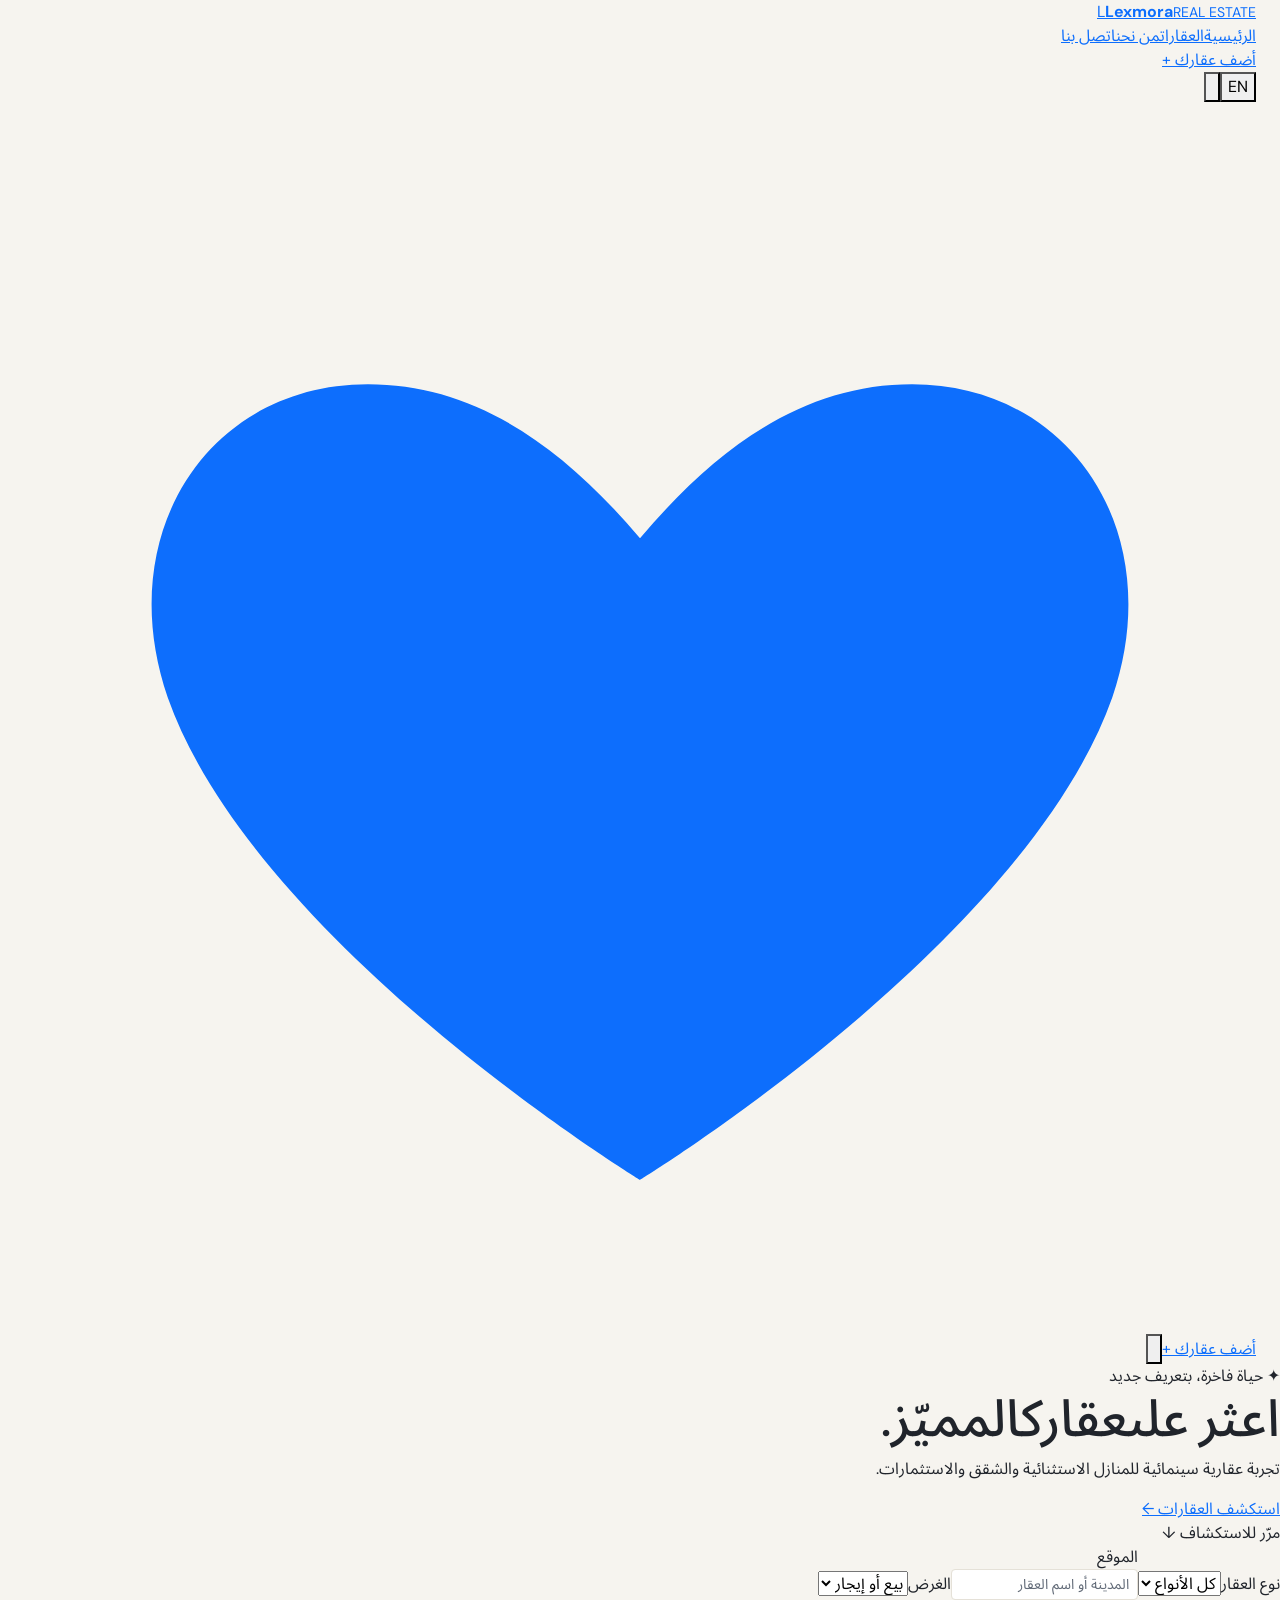
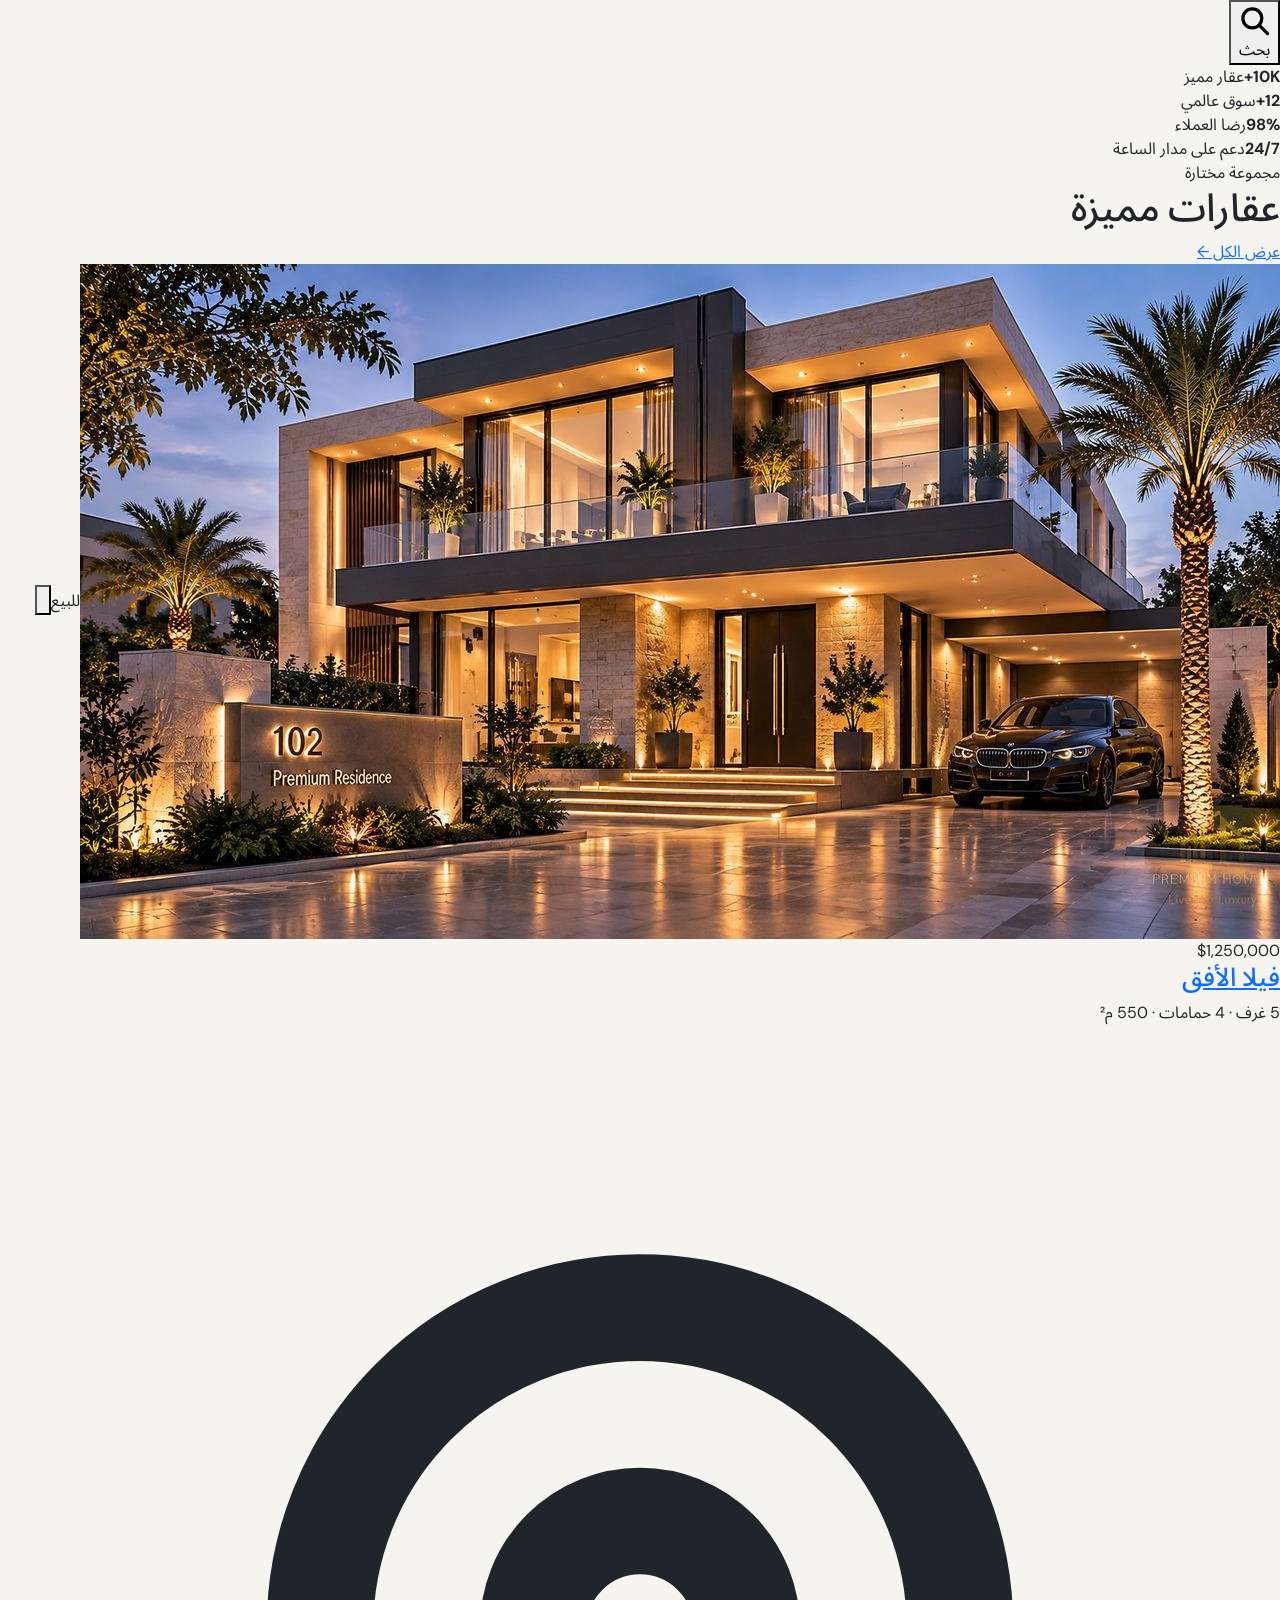
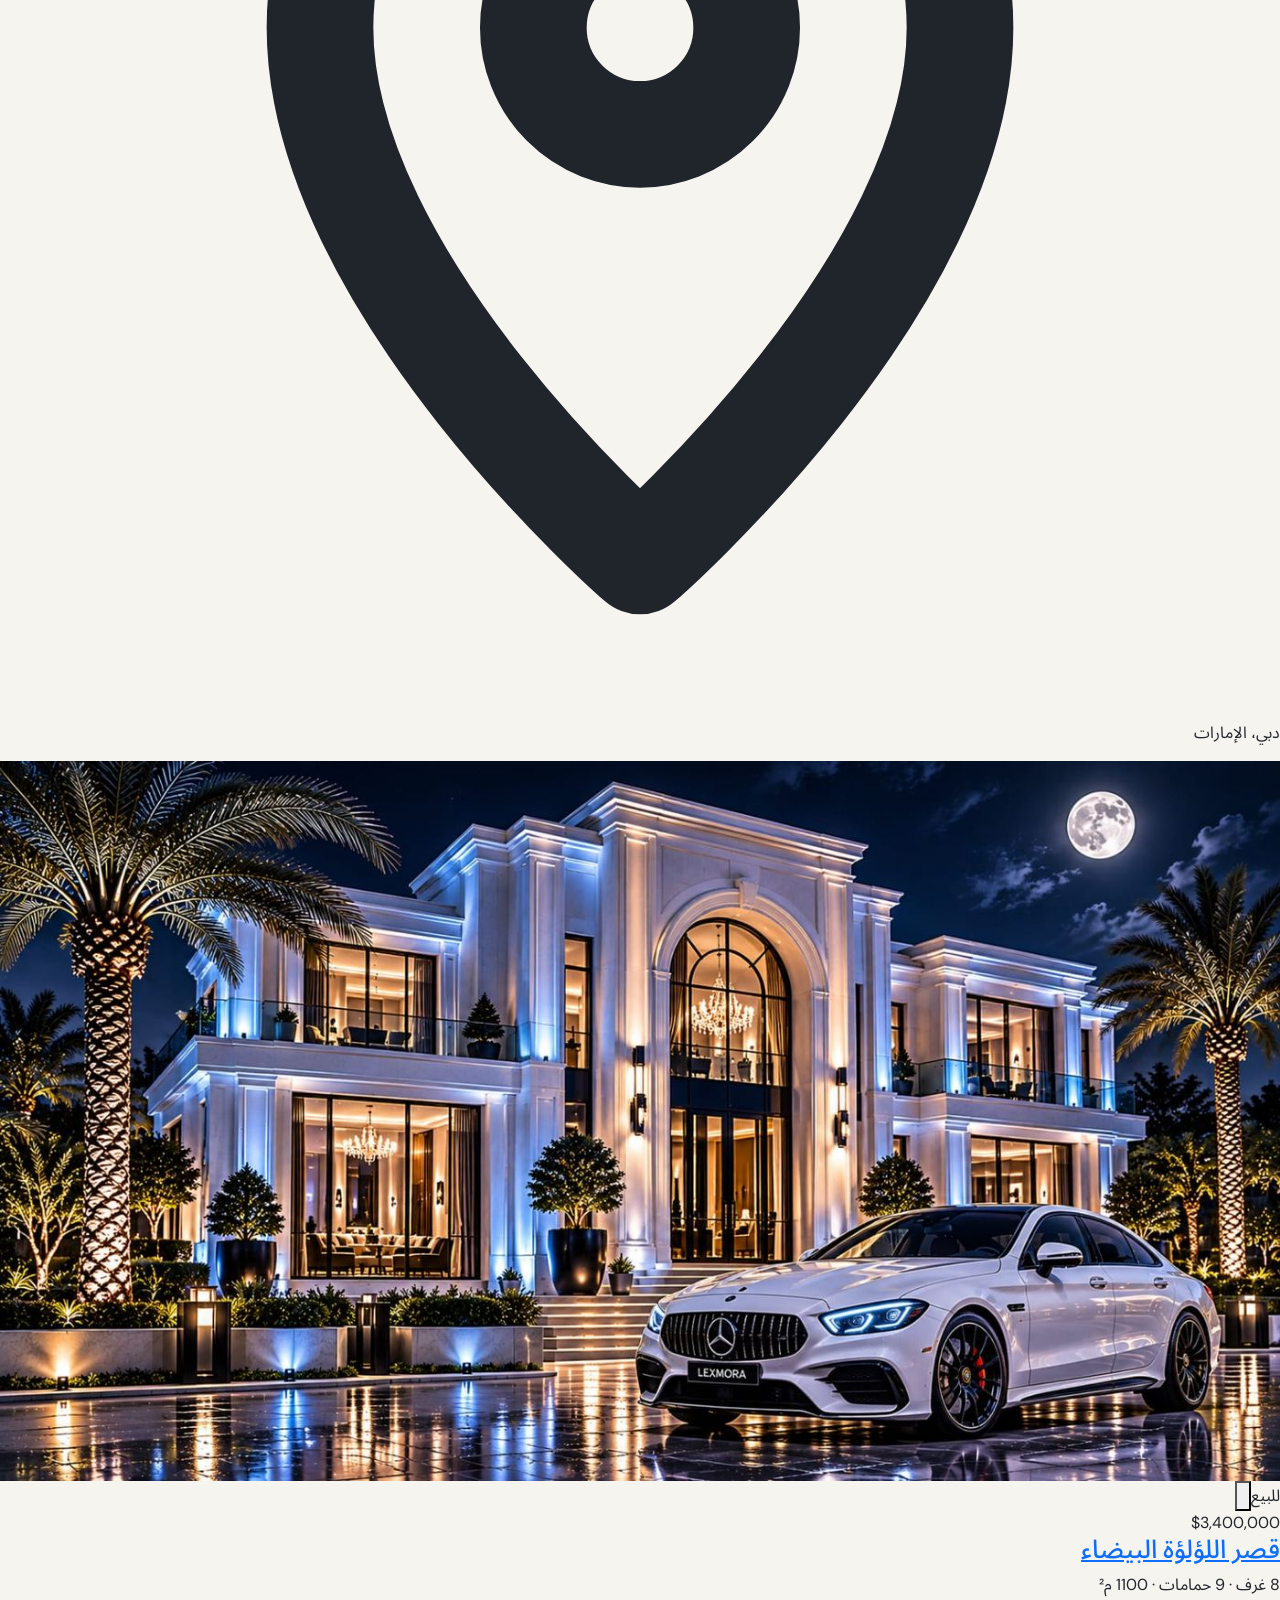
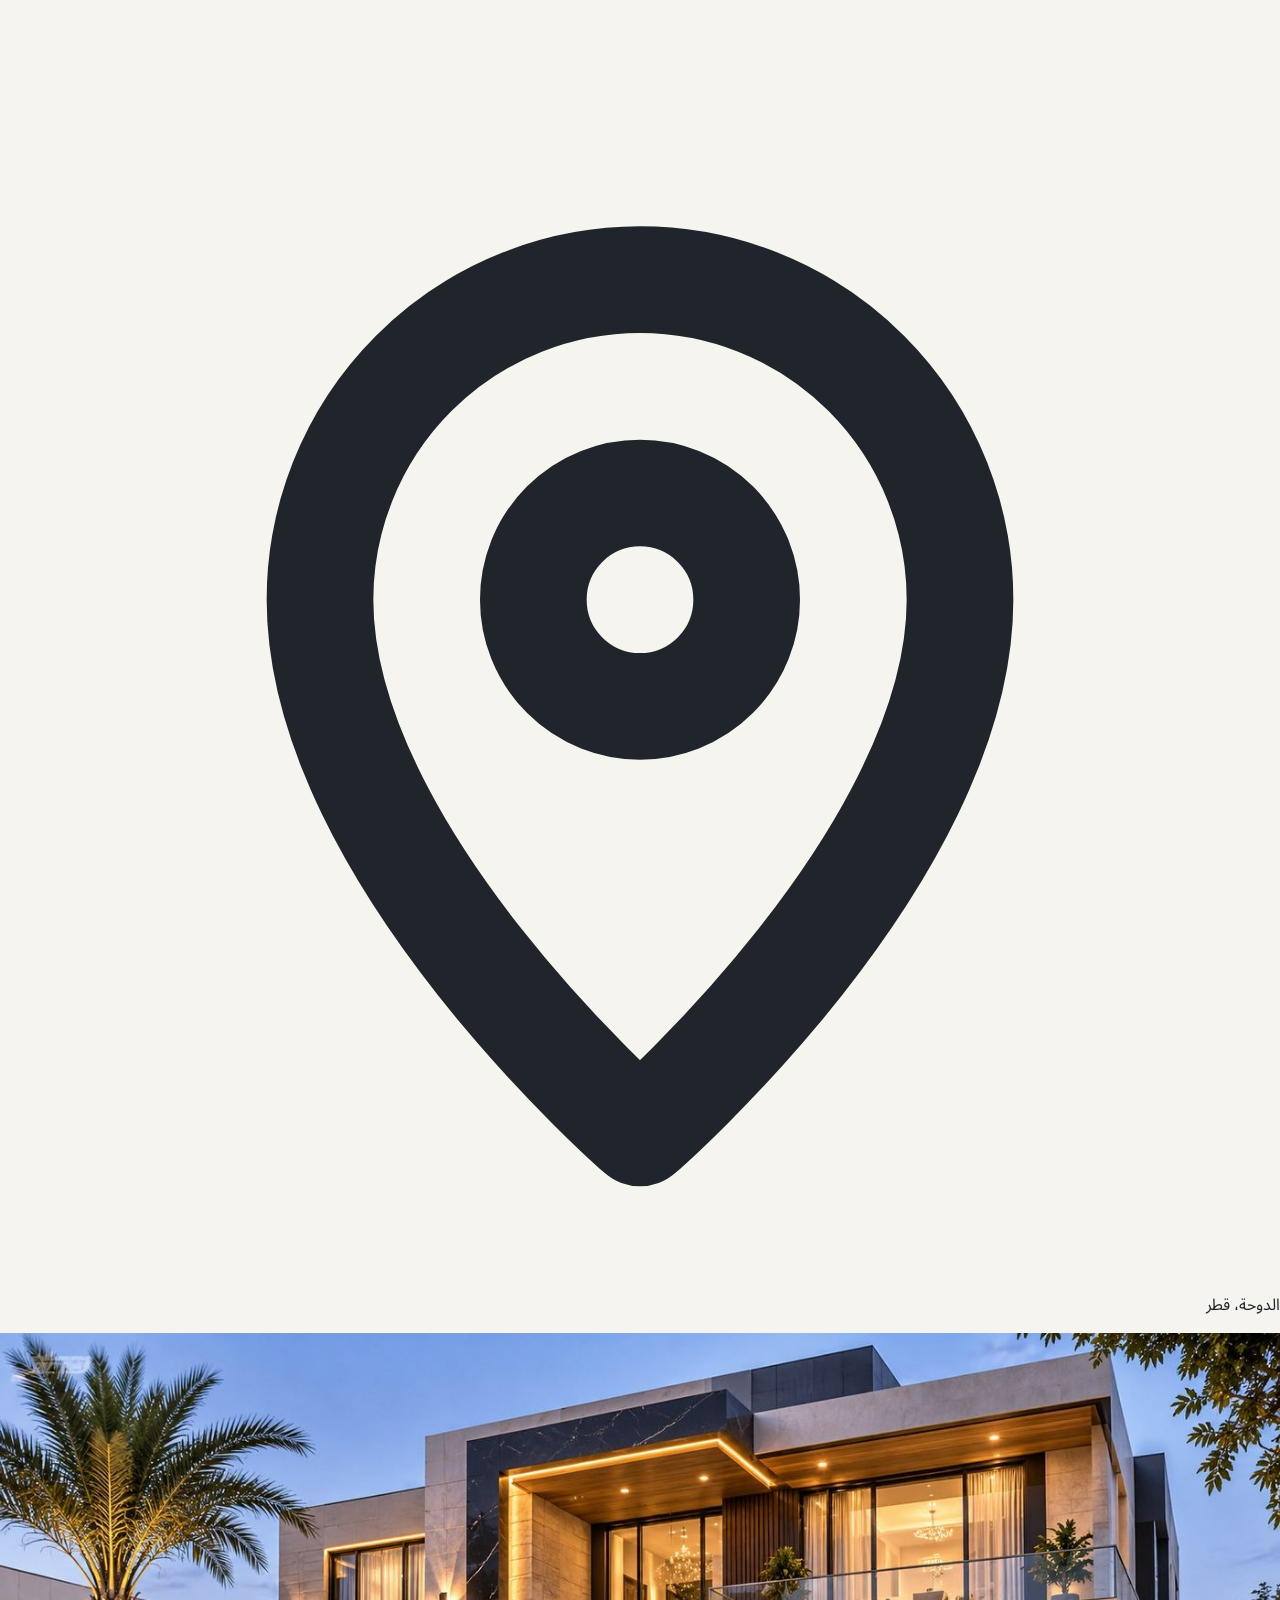
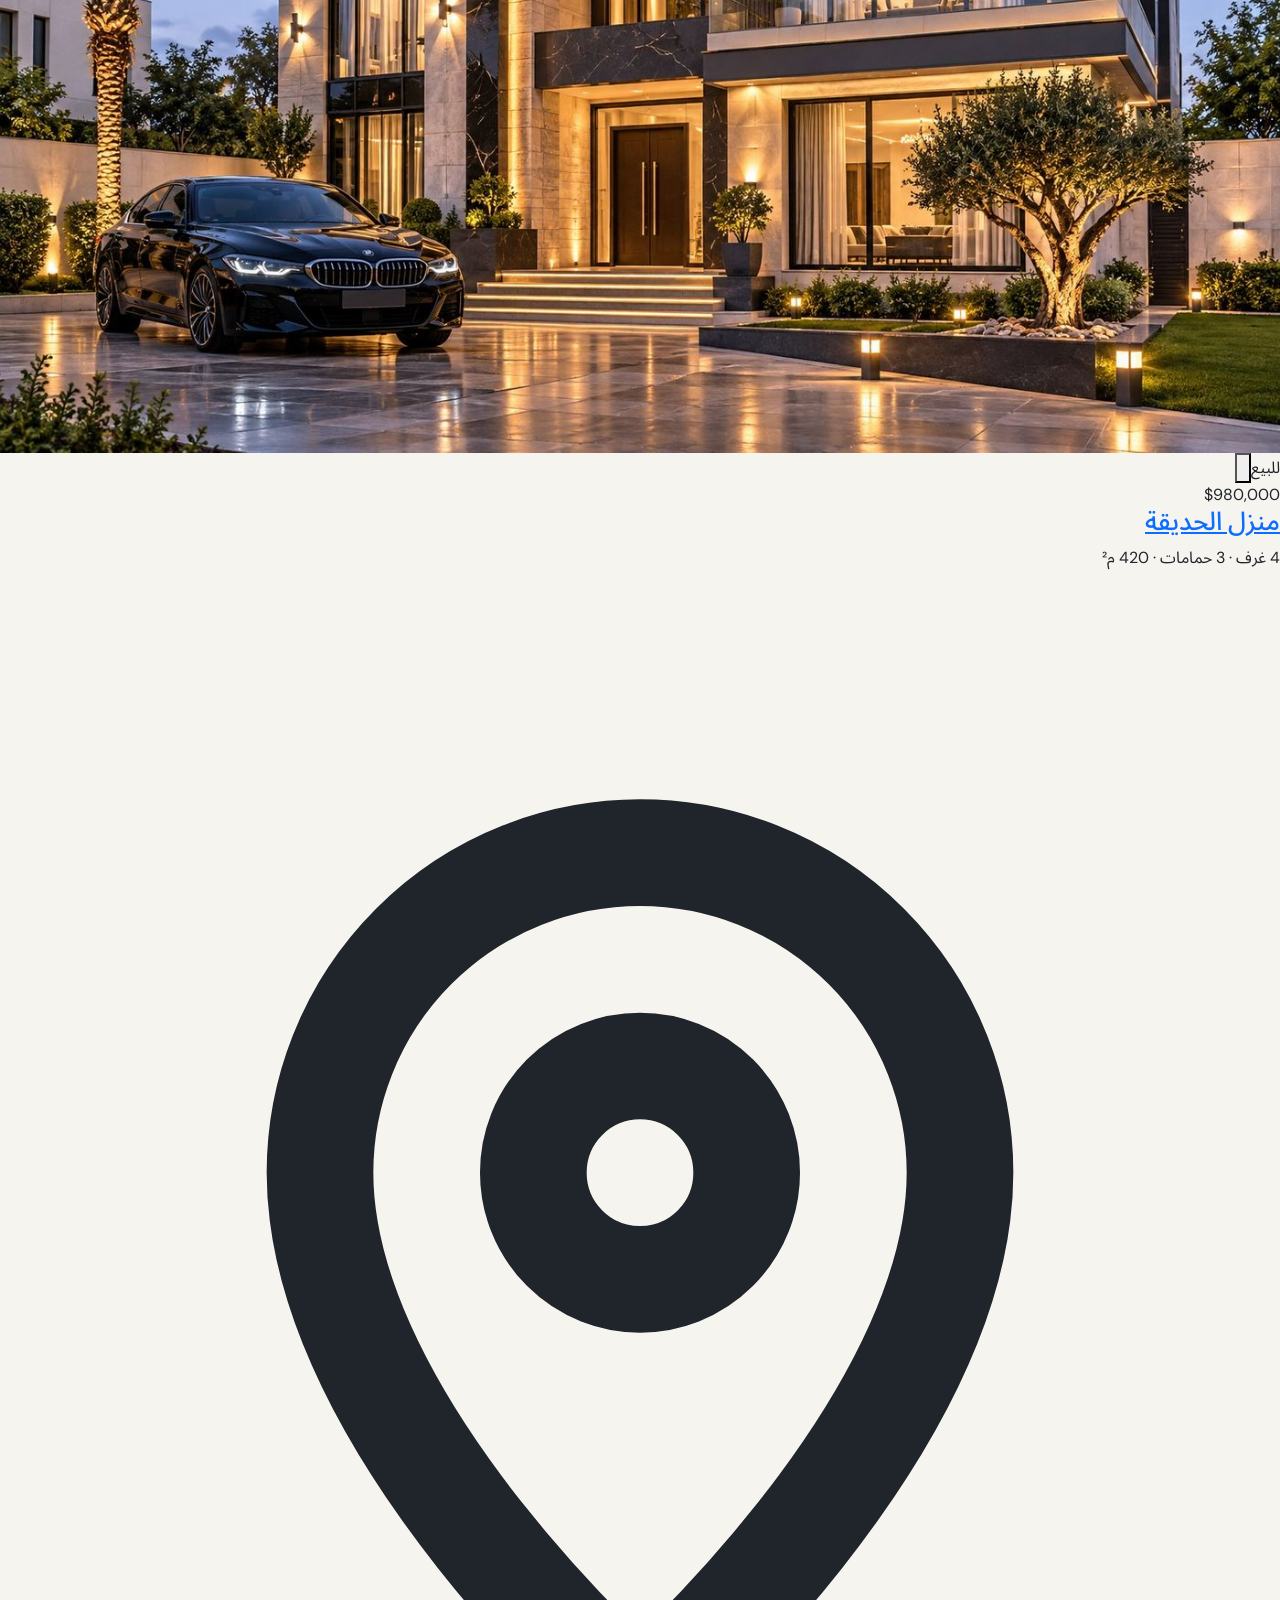
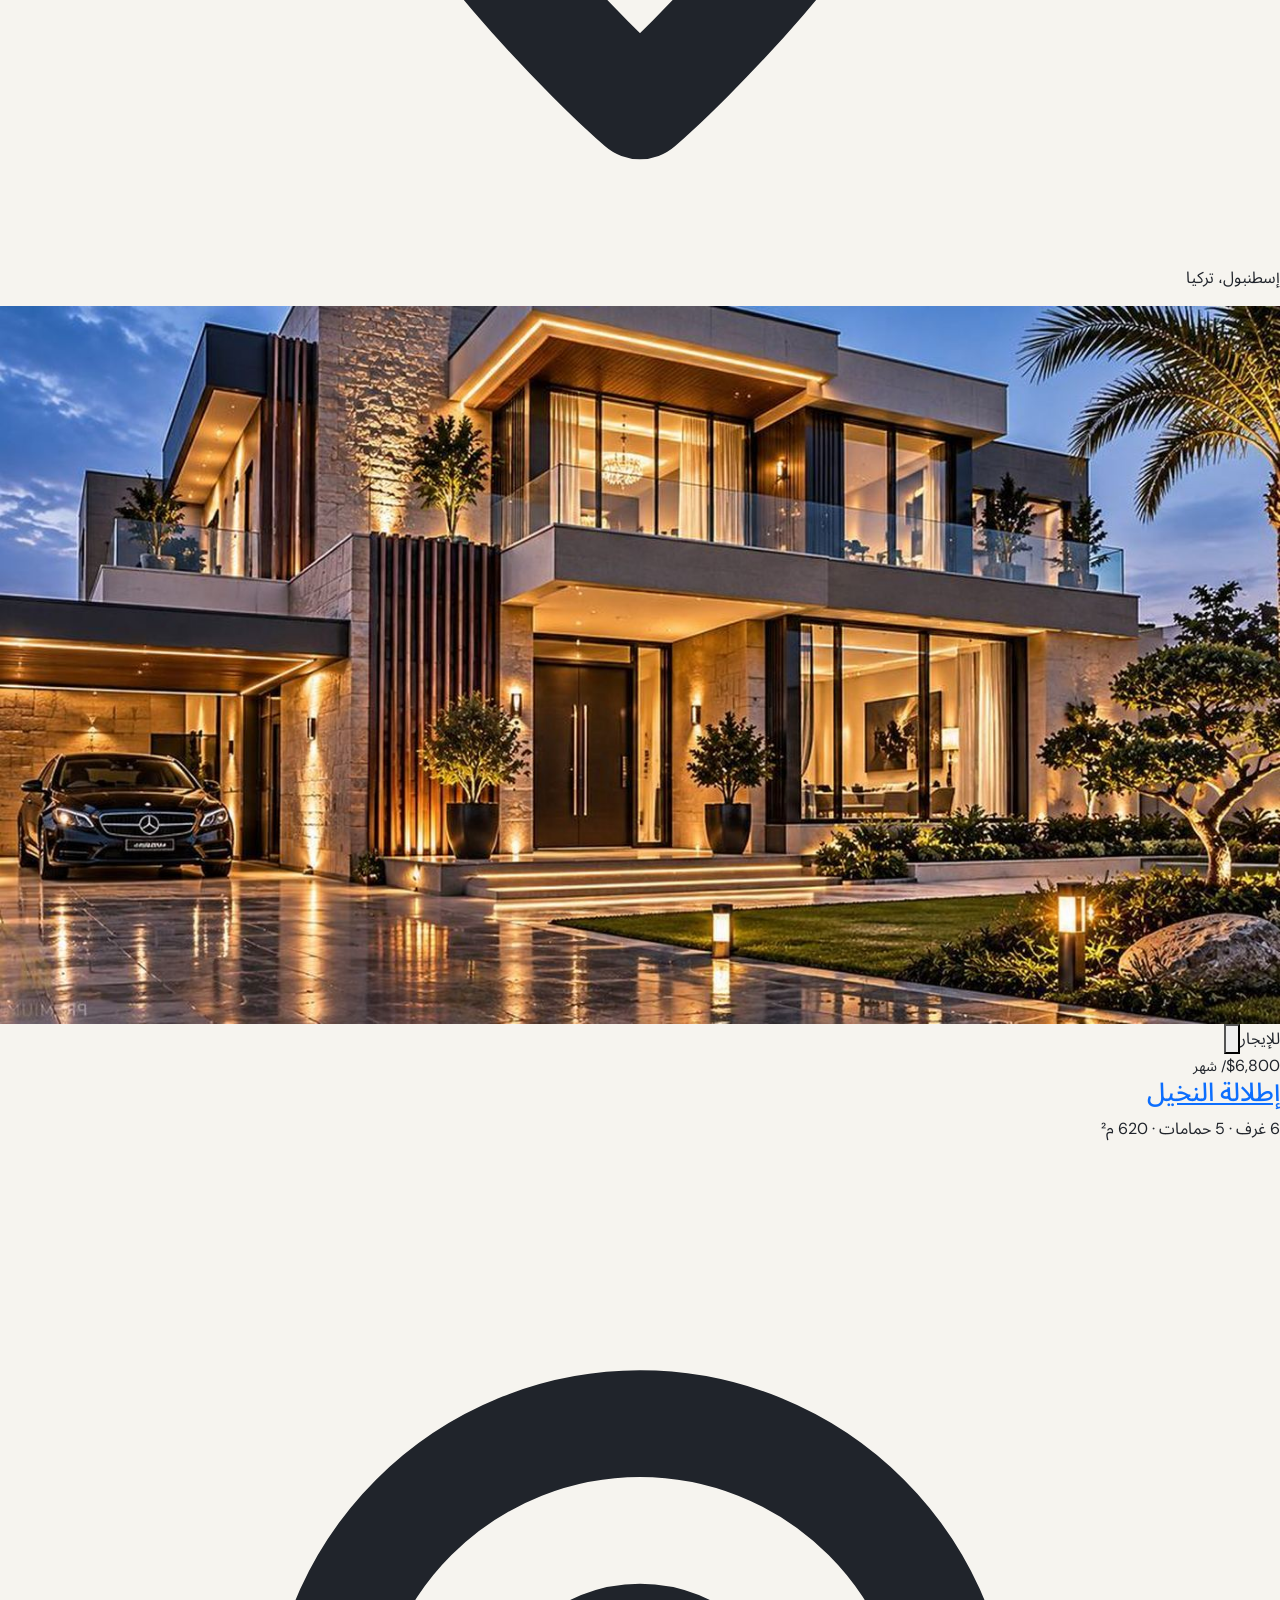
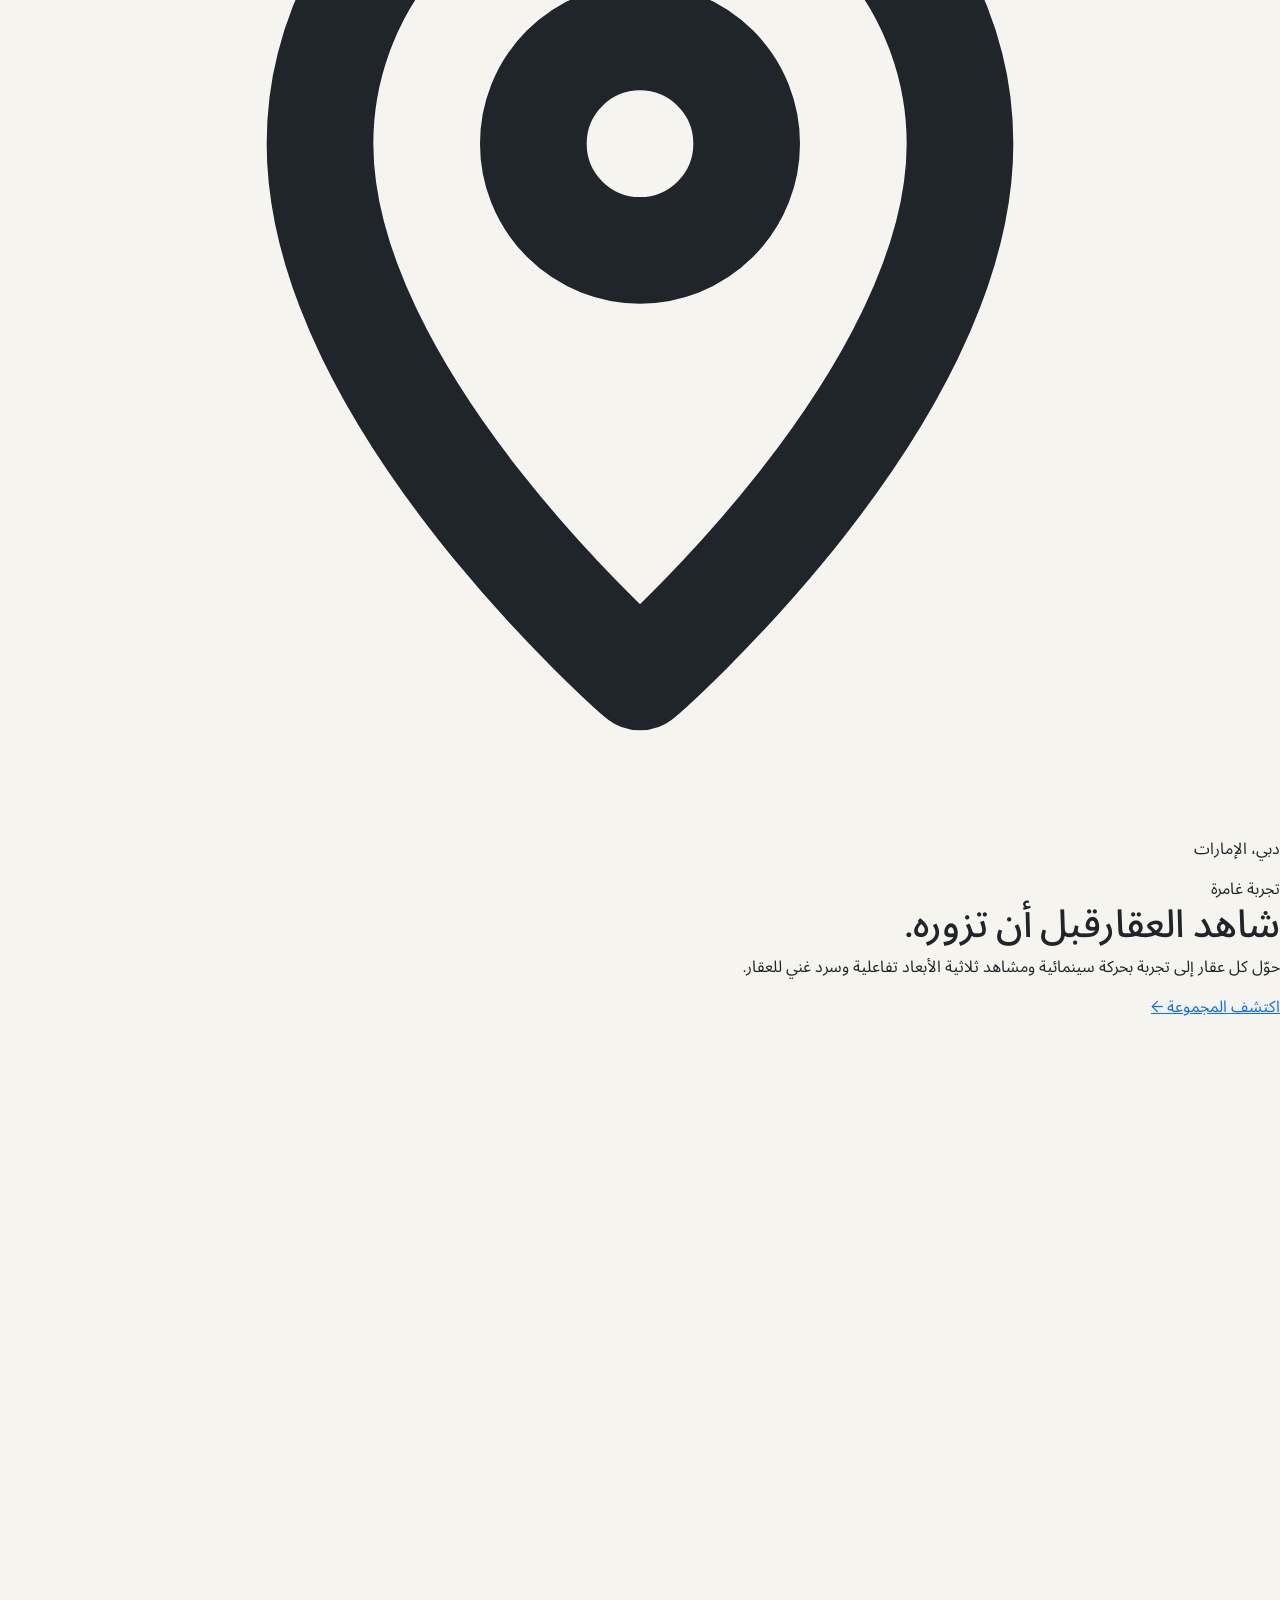
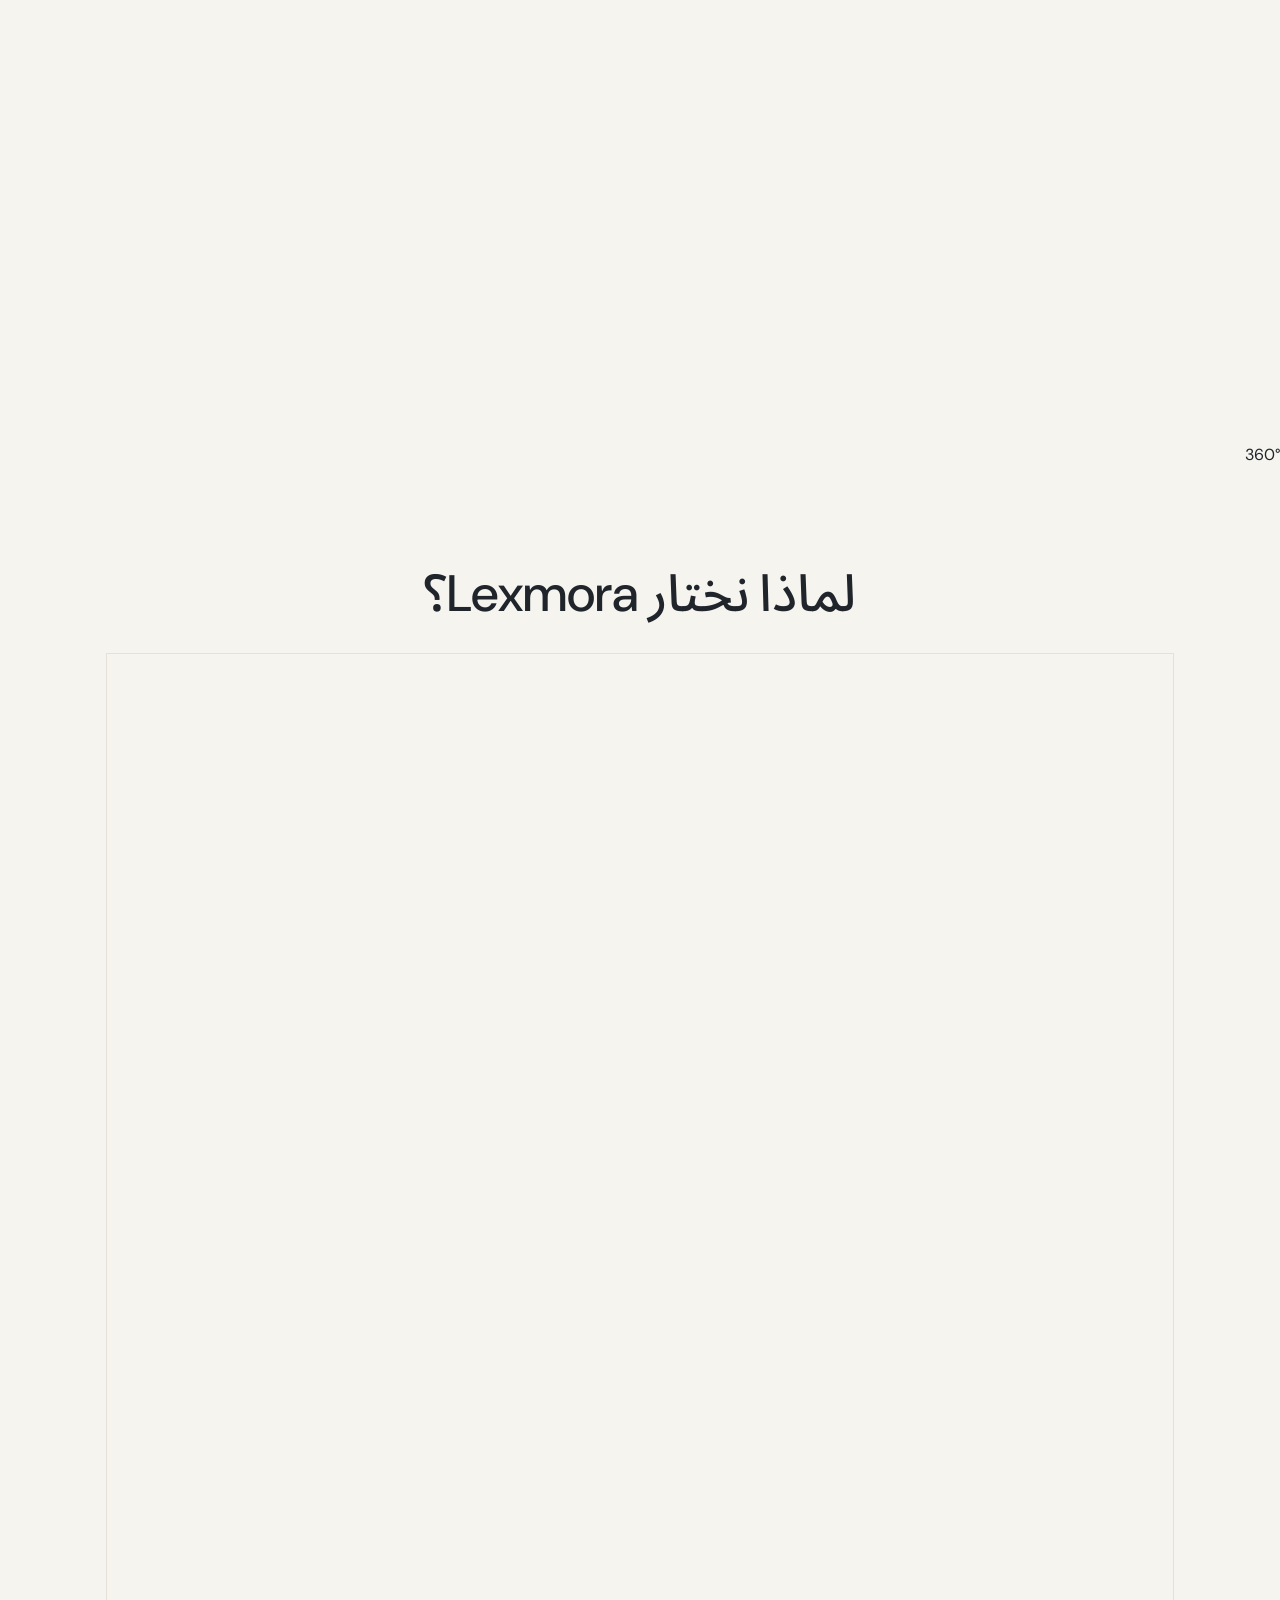
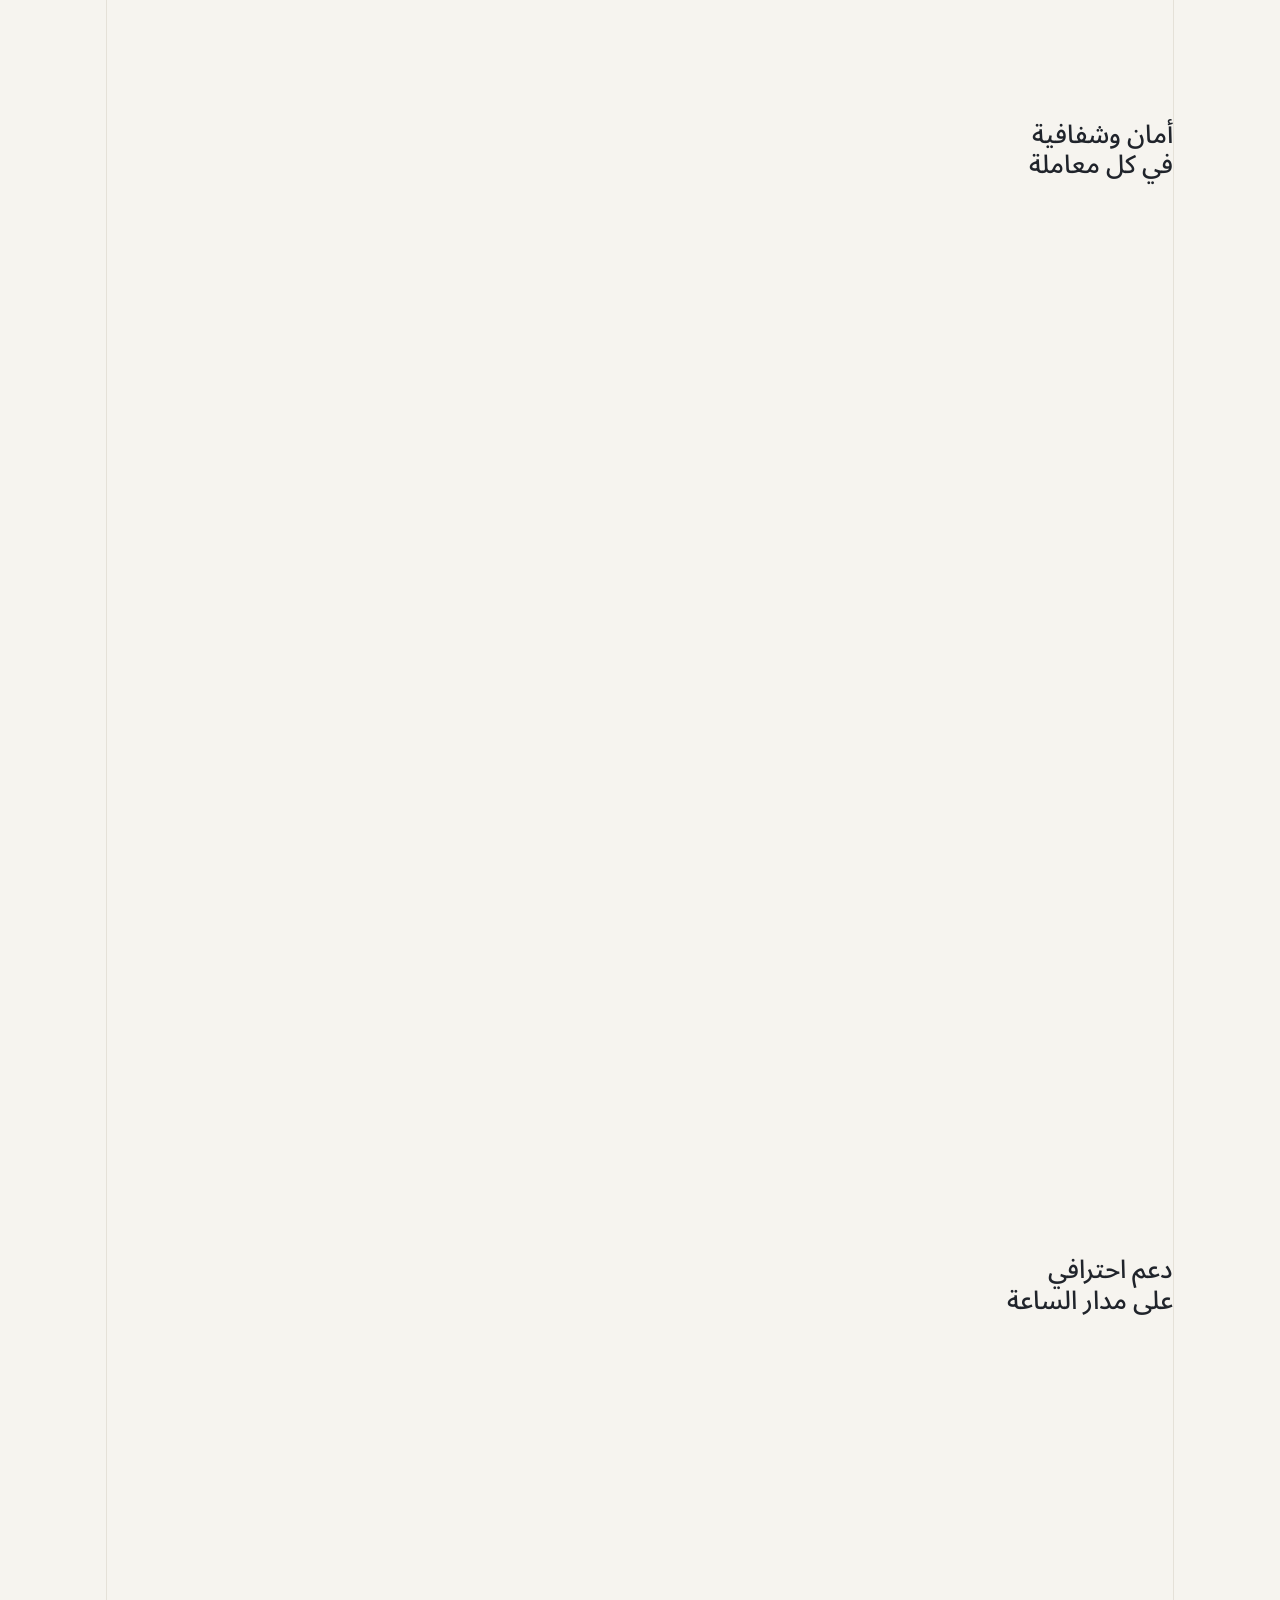
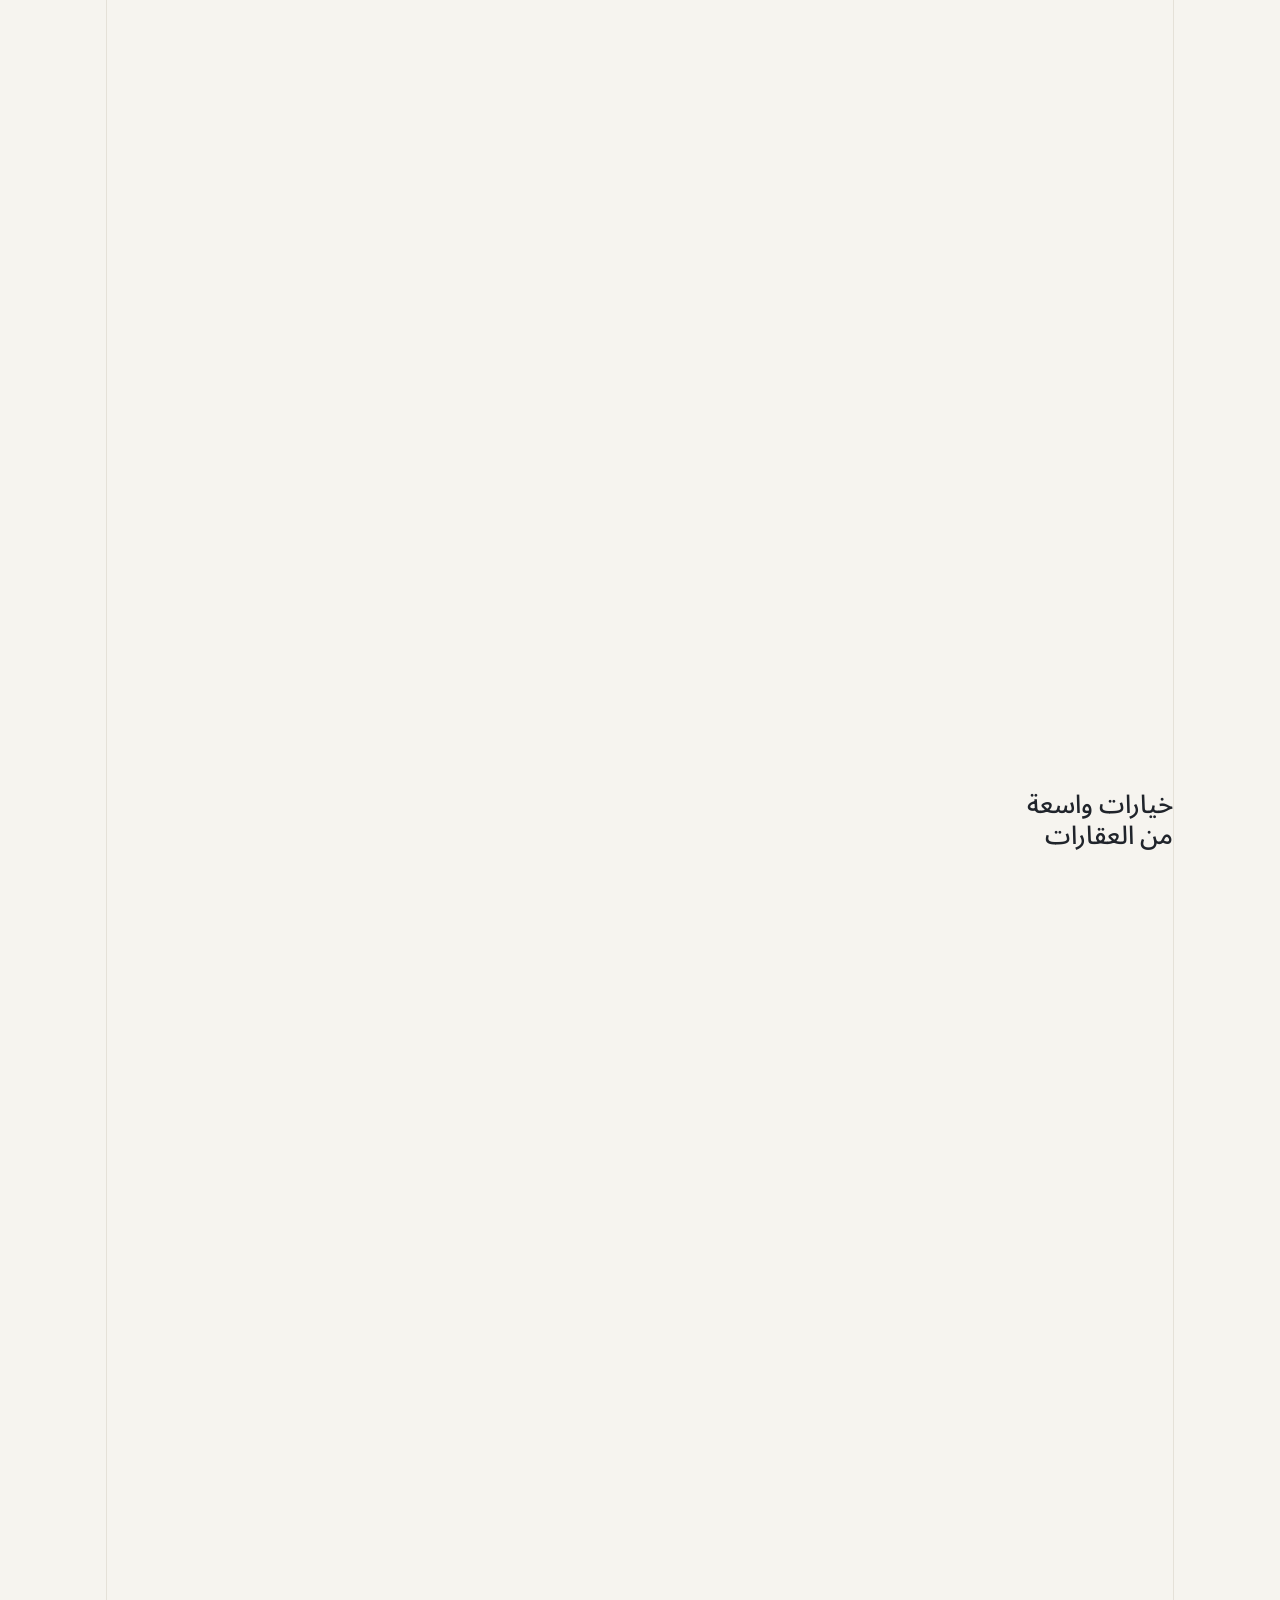
<file: index.html>
<!doctype html>
<html lang="ar" dir="rtl" data-theme="light" data-bs-theme="light">
<head>
  <meta charset="utf-8">
  <meta name="viewport" content="width=device-width, initial-scale=1.0">
  <title>الرئيسية | Lexmora</title>
  <meta name="description" content="اكتشف العقارات المناسبة لك للبيع والإيجار مع Lexmora، وتصفح الخيارات والتفاصيل بسهولة.">
  <meta name="theme-color" content="#b88943">
  <meta property="og:title" content="الرئيسية | Lexmora">
  <meta property="og:description" content="اكتشف العقارات المناسبة لك للبيع والإيجار مع Lexmora، وتصفح الخيارات والتفاصيل بسهولة.">
  <meta property="og:type" content="website">
  <meta property="og:image" content="assets/img/HMWE.jpg">
  <link rel="icon" href="data:image/svg+xml,%3Csvg xmlns='http://www.w3.org/2000/svg' viewBox='0 0 64 64'%3E%3Crect width='64' height='64' rx='12' fill='%2305070a'/%3E%3Ctext x='32' y='46' font-size='40' text-anchor='middle' fill='%23e0ad50' font-family='Georgia' font-style='italic'%3EL%3C/text%3E%3C/svg%3E">
  <script>
    /* apply saved language/theme before first paint (no flash) */
    (function () {
      try {
        var l = localStorage.getItem("lex_lang") === "en" ? "en" : "ar";
        var th = localStorage.getItem("lex_theme") === "dark" ? "dark" : "light";
        var h = document.documentElement;
        h.lang = l; h.dir = l === "ar" ? "rtl" : "ltr";
        h.setAttribute("data-theme", th); h.setAttribute("data-bs-theme", th);
      } catch (e) {}
    })();
  </script>
  <link rel="preconnect" href="https://fonts.googleapis.com">
  <link rel="preconnect" href="https://fonts.gstatic.com" crossorigin>
  <link rel="stylesheet" href="https://fonts.googleapis.com/css2?family=DM+Sans:wght@400;500;700&family=Noto+Sans+Arabic:wght@400;500;700&family=Playfair+Display:ital,wght@0,600;1,600&display=swap">
  <link rel="stylesheet" href="css/bootstrap.css">
  <link rel="stylesheet" href="css/about.css">
  <link rel="stylesheet" href="css/components.css">
  <link rel="stylesheet" href="css/theme.css">
</head>
<body data-page="home">
  <div id="app"></div>
  <noscript><p style="padding:2rem;text-align:center">Please enable JavaScript to view this site.</p></noscript>
  <script src="js/data.js"></script>
  <script src="js/app.js"></script>
</body>
</html>
</file>
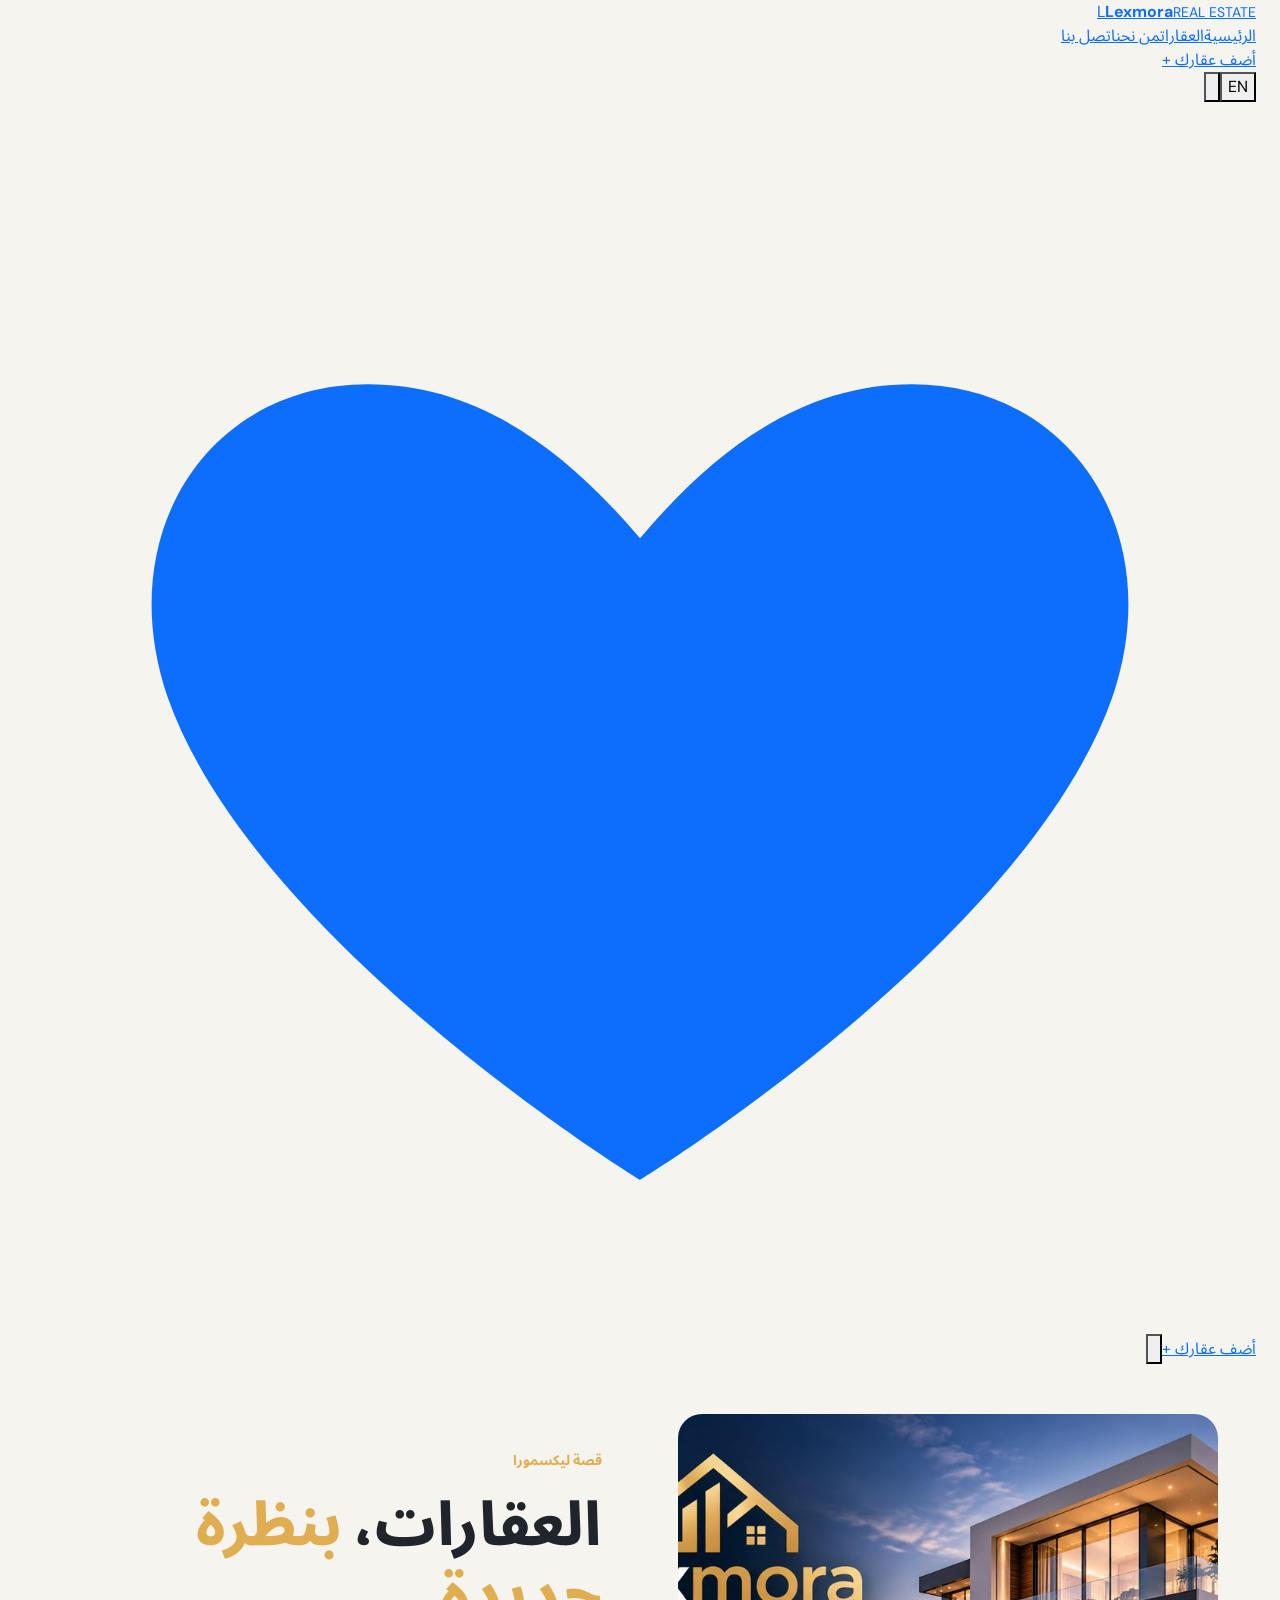
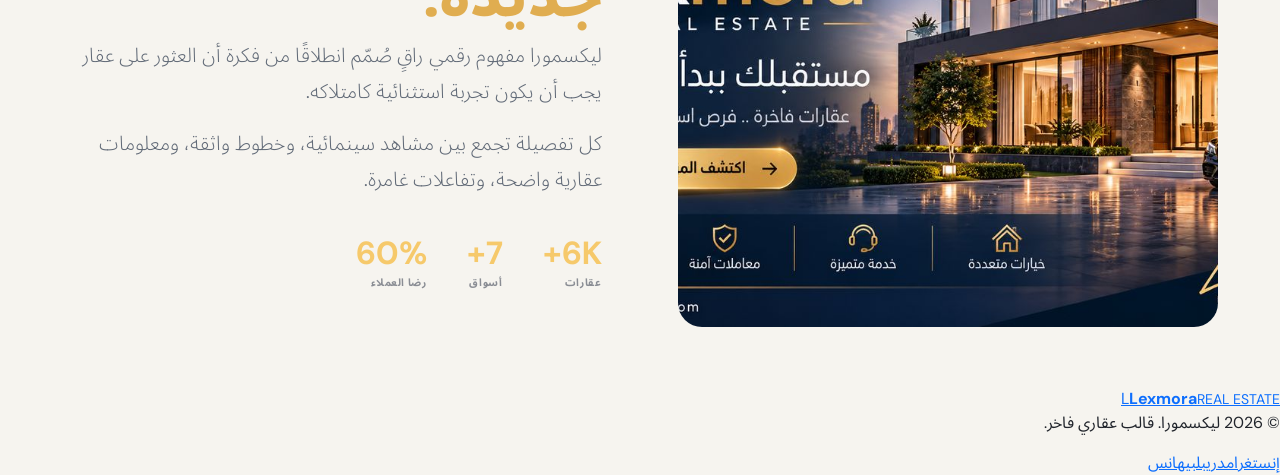
<file: about.html>
<!doctype html>
<html lang="ar" dir="rtl" data-theme="light" data-bs-theme="light">
<head>
  <meta charset="utf-8">
  <meta name="viewport" content="width=device-width, initial-scale=1.0">
  <title>من نحن | Lexmora</title>
  <meta name="description" content="تعرف على Lexmora وخدماتنا في عرض العقارات ومساعدتك في الوصول إلى العقار المناسب.">
  <meta name="theme-color" content="#b88943">
  <meta property="og:title" content="من نحن | Lexmora">
  <meta property="og:description" content="تعرف على Lexmora وخدماتنا في عرض العقارات ومساعدتك في الوصول إلى العقار المناسب.">
  <meta property="og:type" content="website">
  <meta property="og:image" content="assets/img/HMWE.jpg">
  <link rel="icon" href="data:image/svg+xml,%3Csvg xmlns='http://www.w3.org/2000/svg' viewBox='0 0 64 64'%3E%3Crect width='64' height='64' rx='12' fill='%2305070a'/%3E%3Ctext x='32' y='46' font-size='40' text-anchor='middle' fill='%23e0ad50' font-family='Georgia' font-style='italic'%3EL%3C/text%3E%3C/svg%3E">
  <script>
    /* apply saved language/theme before first paint (no flash) */
    (function () {
      try {
        var l = localStorage.getItem("lex_lang") === "en" ? "en" : "ar";
        var th = localStorage.getItem("lex_theme") === "dark" ? "dark" : "light";
        var h = document.documentElement;
        h.lang = l; h.dir = l === "ar" ? "rtl" : "ltr";
        h.setAttribute("data-theme", th); h.setAttribute("data-bs-theme", th);
      } catch (e) {}
    })();
  </script>
  <link rel="preconnect" href="https://fonts.googleapis.com">
  <link rel="preconnect" href="https://fonts.gstatic.com" crossorigin>
  <link rel="stylesheet" href="https://fonts.googleapis.com/css2?family=DM+Sans:wght@400;500;700&family=Noto+Sans+Arabic:wght@400;500;700&family=Playfair+Display:ital,wght@0,600;1,600&display=swap">
  <link rel="stylesheet" href="css/bootstrap.css">
  <link rel="stylesheet" href="css/about.css">
  <link rel="stylesheet" href="css/components.css">
  <link rel="stylesheet" href="css/theme.css">
</head>
<body data-page="about">
  <div id="app"></div>
  <noscript><p style="padding:2rem;text-align:center">Please enable JavaScript to view this site.</p></noscript>
  <script src="js/data.js"></script>
  <script src="js/app.js"></script>
</body>
</html>
</file>
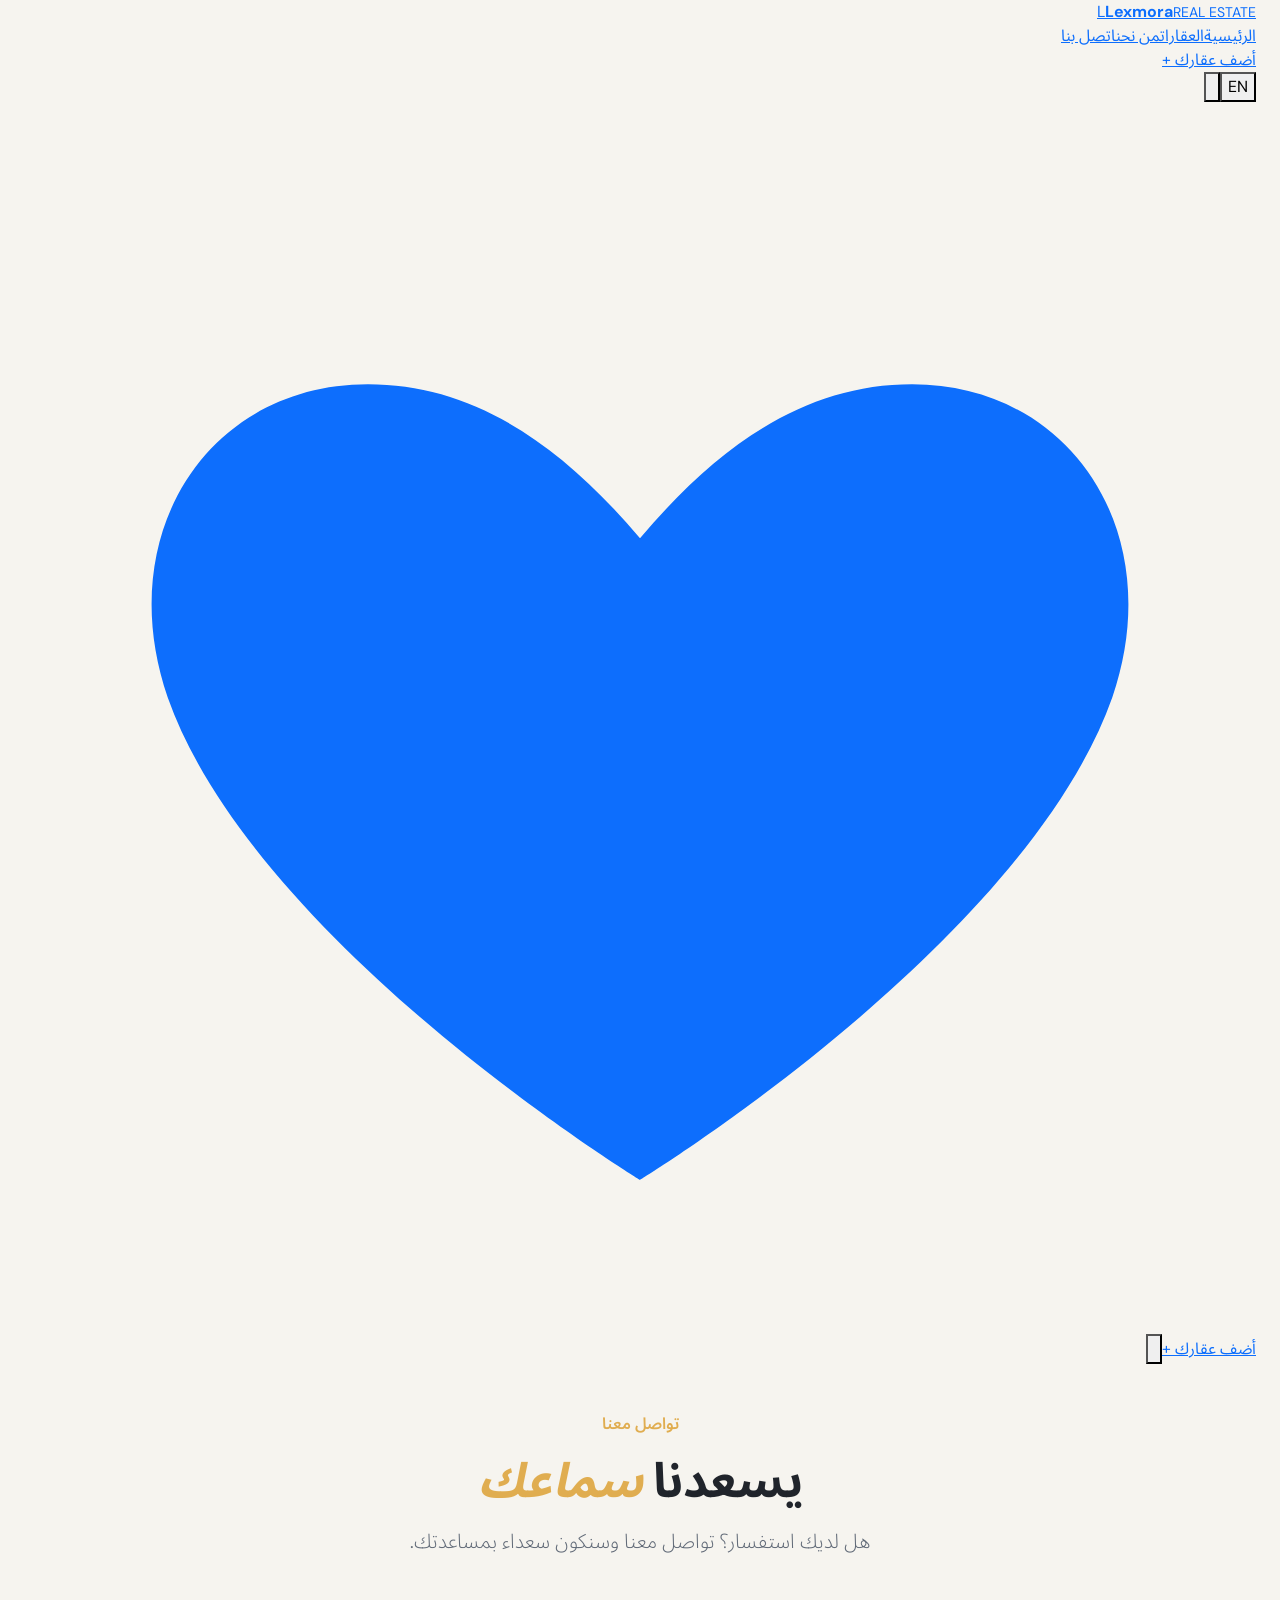
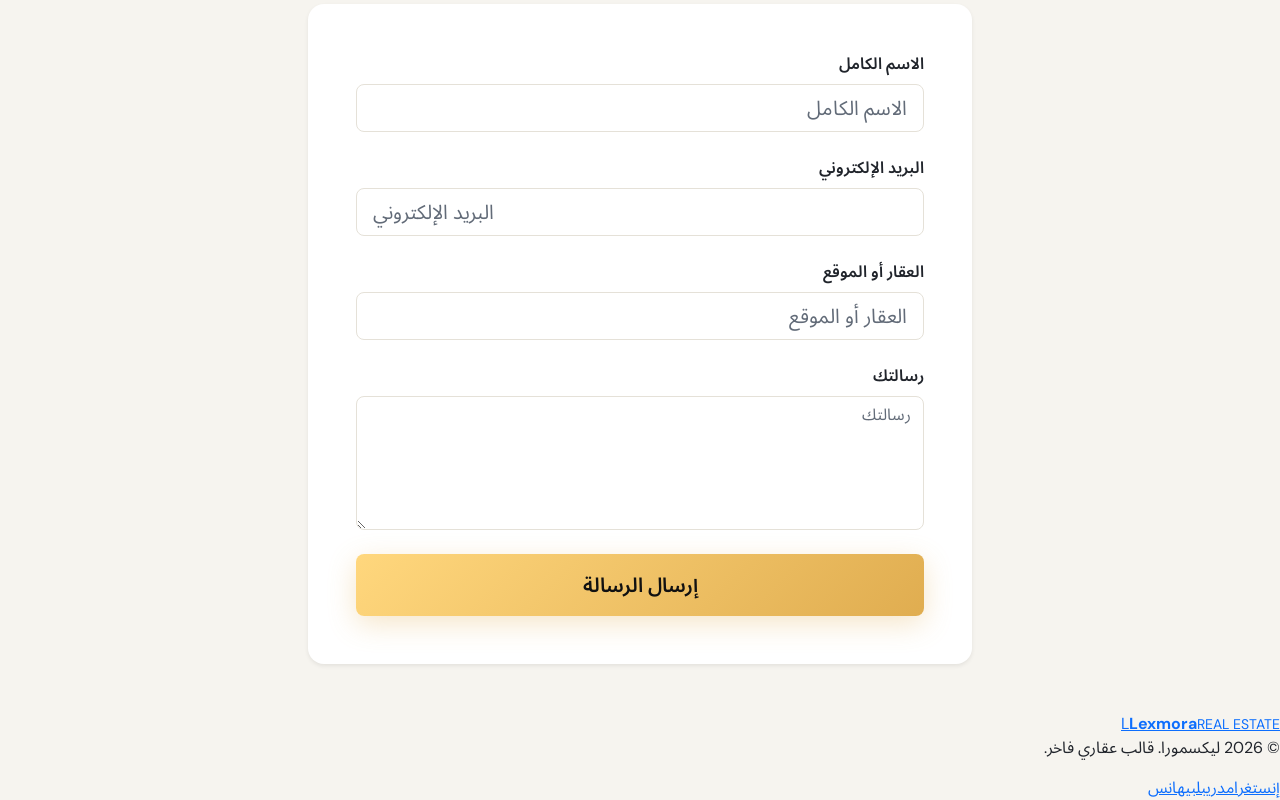
<file: contact.html>
<!doctype html>
<html lang="ar" dir="rtl" data-theme="light" data-bs-theme="light">
<head>
  <meta charset="utf-8">
  <meta name="viewport" content="width=device-width, initial-scale=1.0">
  <title>اتصل بنا | Lexmora</title>
  <meta name="description" content="تواصل مع فريق Lexmora للاستفسارات والمساعدة المتعلقة بالعقارات والخدمات.">
  <meta name="theme-color" content="#b88943">
  <meta property="og:title" content="اتصل بنا | Lexmora">
  <meta property="og:description" content="تواصل مع فريق Lexmora للاستفسارات والمساعدة المتعلقة بالعقارات والخدمات.">
  <meta property="og:type" content="website">
  <meta property="og:image" content="assets/img/HMWE.jpg">
  <link rel="icon" href="data:image/svg+xml,%3Csvg xmlns='http://www.w3.org/2000/svg' viewBox='0 0 64 64'%3E%3Crect width='64' height='64' rx='12' fill='%2305070a'/%3E%3Ctext x='32' y='46' font-size='40' text-anchor='middle' fill='%23e0ad50' font-family='Georgia' font-style='italic'%3EL%3C/text%3E%3C/svg%3E">
  <script>
    /* apply saved language/theme before first paint (no flash) */
    (function () {
      try {
        var l = localStorage.getItem("lex_lang") === "en" ? "en" : "ar";
        var th = localStorage.getItem("lex_theme") === "dark" ? "dark" : "light";
        var h = document.documentElement;
        h.lang = l; h.dir = l === "ar" ? "rtl" : "ltr";
        h.setAttribute("data-theme", th); h.setAttribute("data-bs-theme", th);
      } catch (e) {}
    })();
  </script>
  <link rel="preconnect" href="https://fonts.googleapis.com">
  <link rel="preconnect" href="https://fonts.gstatic.com" crossorigin>
  <link rel="stylesheet" href="https://fonts.googleapis.com/css2?family=DM+Sans:wght@400;500;700&family=Noto+Sans+Arabic:wght@400;500;700&family=Playfair+Display:ital,wght@0,600;1,600&display=swap">
  <link rel="stylesheet" href="css/bootstrap.css">
  <link rel="stylesheet" href="css/about.css">
  <link rel="stylesheet" href="css/components.css">
  <link rel="stylesheet" href="css/theme.css">
</head>
<body data-page="contact">
  <div id="app"></div>
  <noscript><p style="padding:2rem;text-align:center">Please enable JavaScript to view this site.</p></noscript>
  <script src="js/data.js"></script>
  <script src="js/app.js"></script>
</body>
</html>
</file>
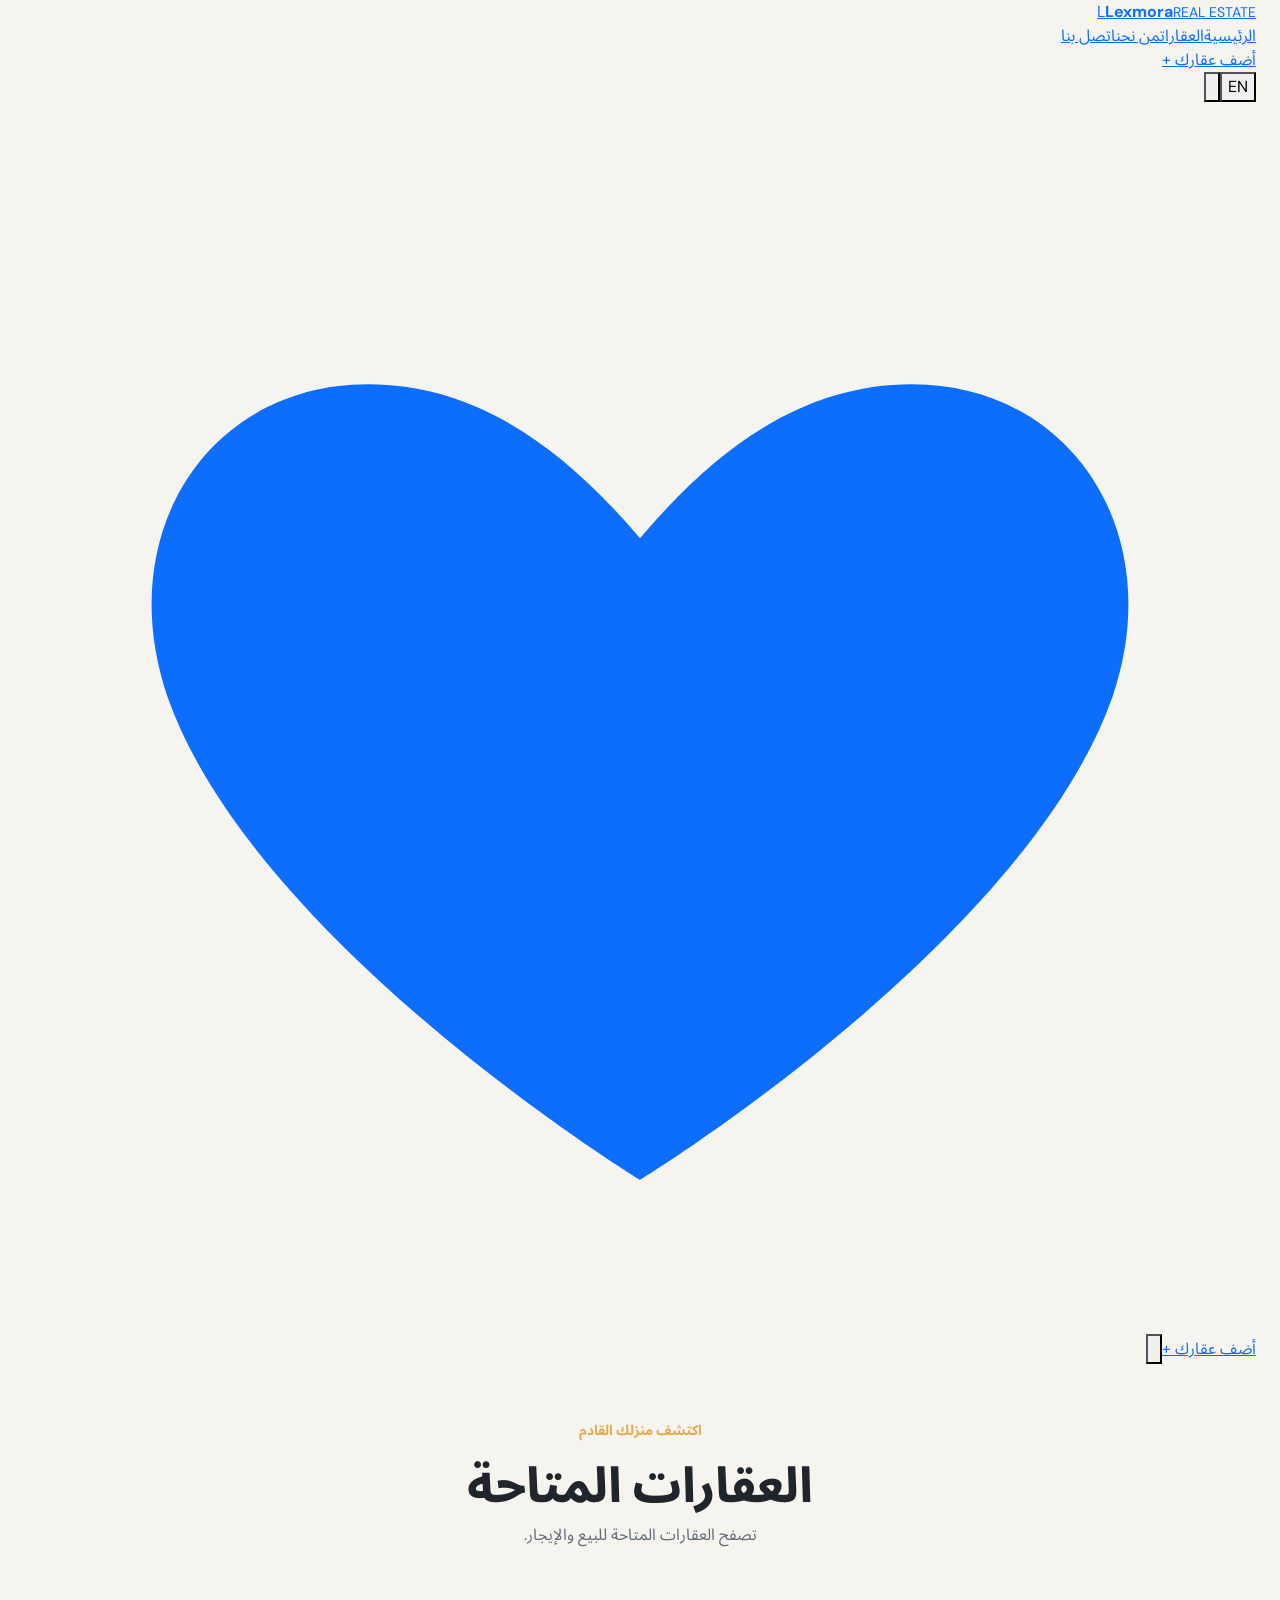
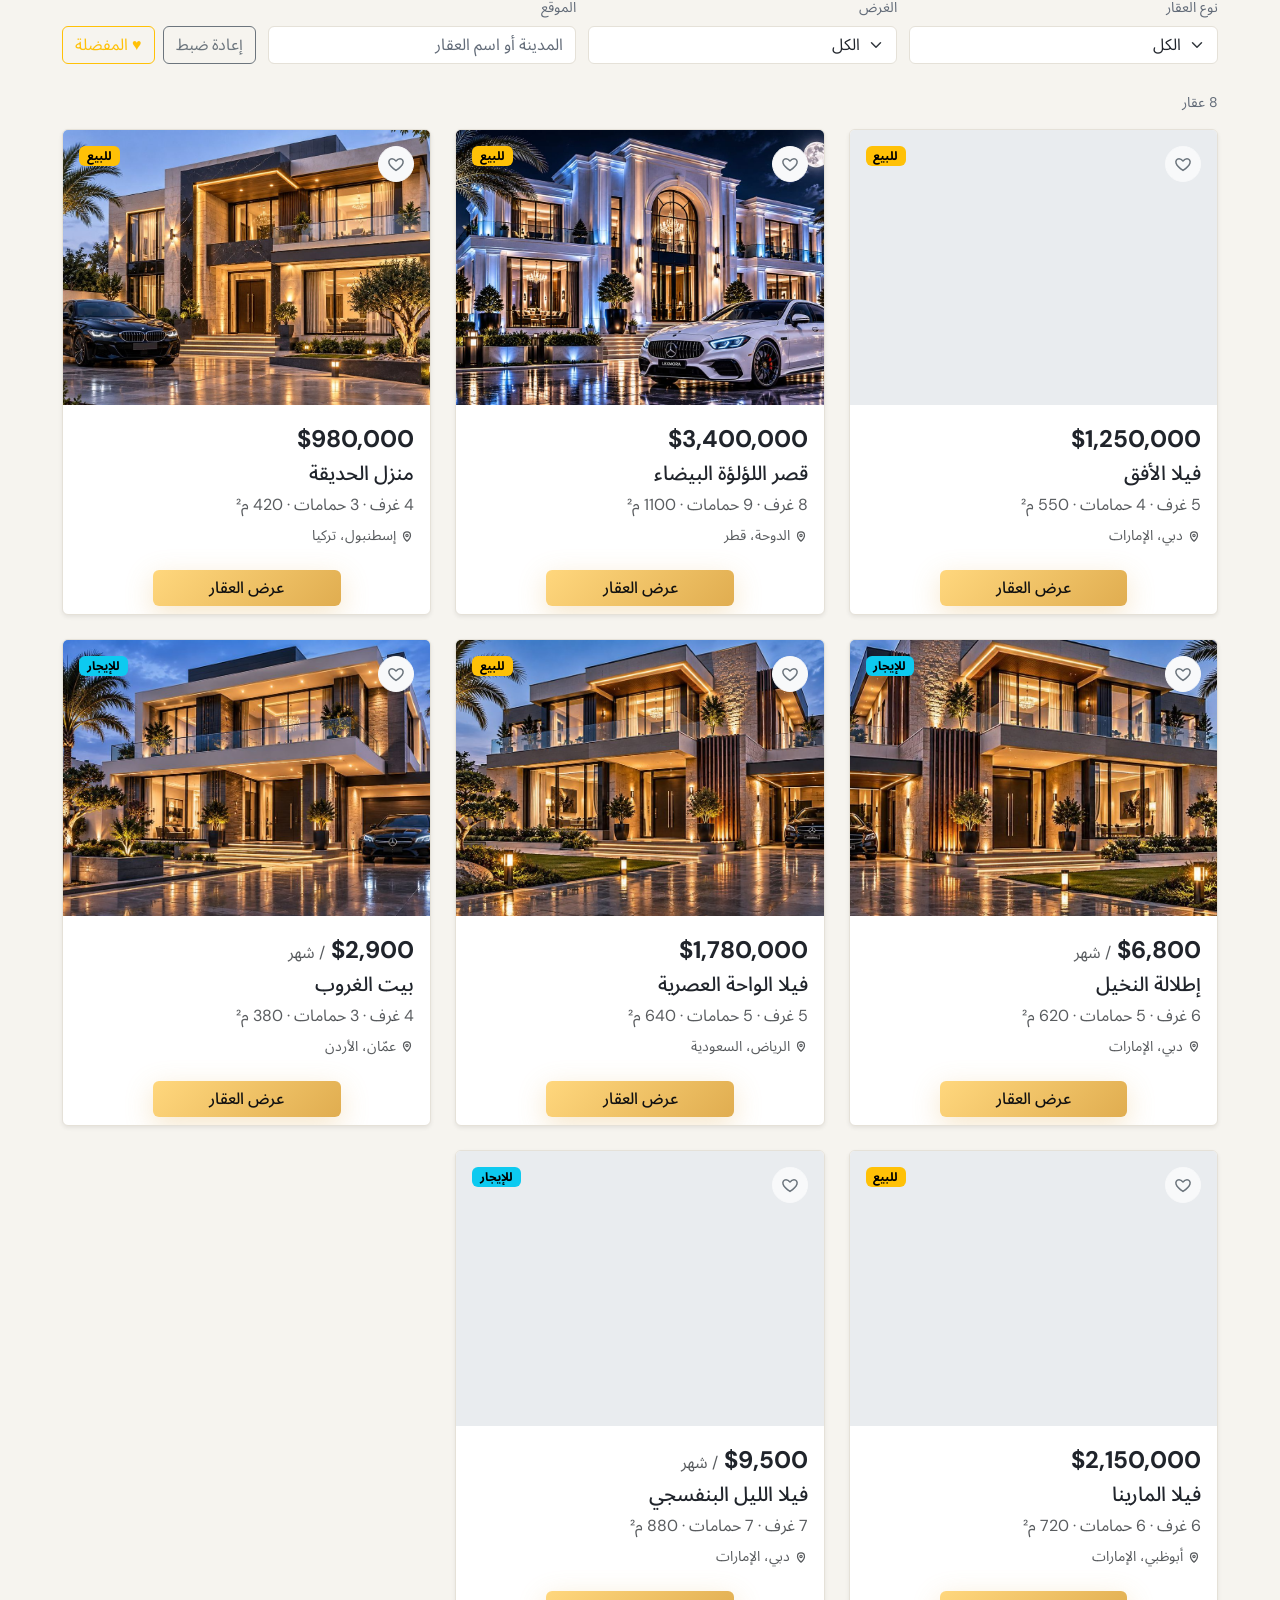
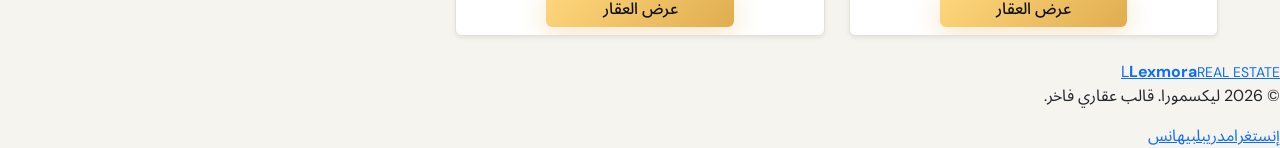
<file: properties.html>
<!doctype html>
<html lang="ar" dir="rtl" data-theme="light" data-bs-theme="light">
<head>
  <meta charset="utf-8">
  <meta name="viewport" content="width=device-width, initial-scale=1.0">
  <title>العقارات | Lexmora</title>
  <meta name="description" content="تصفح العقارات المتاحة للبيع والإيجار، واستعرض المواقع والأسعار والتفاصيل.">
  <meta name="theme-color" content="#b88943">
  <meta property="og:title" content="العقارات | Lexmora">
  <meta property="og:description" content="تصفح العقارات المتاحة للبيع والإيجار، واستعرض المواقع والأسعار والتفاصيل.">
  <meta property="og:type" content="website">
  <meta property="og:image" content="assets/img/HMWE.jpg">
  <link rel="icon" href="data:image/svg+xml,%3Csvg xmlns='http://www.w3.org/2000/svg' viewBox='0 0 64 64'%3E%3Crect width='64' height='64' rx='12' fill='%2305070a'/%3E%3Ctext x='32' y='46' font-size='40' text-anchor='middle' fill='%23e0ad50' font-family='Georgia' font-style='italic'%3EL%3C/text%3E%3C/svg%3E">
  <script>
    /* apply saved language/theme before first paint (no flash) */
    (function () {
      try {
        var l = localStorage.getItem("lex_lang") === "en" ? "en" : "ar";
        var th = localStorage.getItem("lex_theme") === "dark" ? "dark" : "light";
        var h = document.documentElement;
        h.lang = l; h.dir = l === "ar" ? "rtl" : "ltr";
        h.setAttribute("data-theme", th); h.setAttribute("data-bs-theme", th);
      } catch (e) {}
    })();
  </script>
  <link rel="preconnect" href="https://fonts.googleapis.com">
  <link rel="preconnect" href="https://fonts.gstatic.com" crossorigin>
  <link rel="stylesheet" href="https://fonts.googleapis.com/css2?family=DM+Sans:wght@400;500;700&family=Noto+Sans+Arabic:wght@400;500;700&family=Playfair+Display:ital,wght@0,600;1,600&display=swap">
  <link rel="stylesheet" href="css/bootstrap.css">
  <link rel="stylesheet" href="css/about.css">
  <link rel="stylesheet" href="css/components.css">
  <link rel="stylesheet" href="css/theme.css">
</head>
<body data-page="properties">
  <div id="app"></div>
  <noscript><p style="padding:2rem;text-align:center">Please enable JavaScript to view this site.</p></noscript>
  <script src="js/data.js"></script>
  <script src="js/app.js"></script>
</body>
</html>
</file>
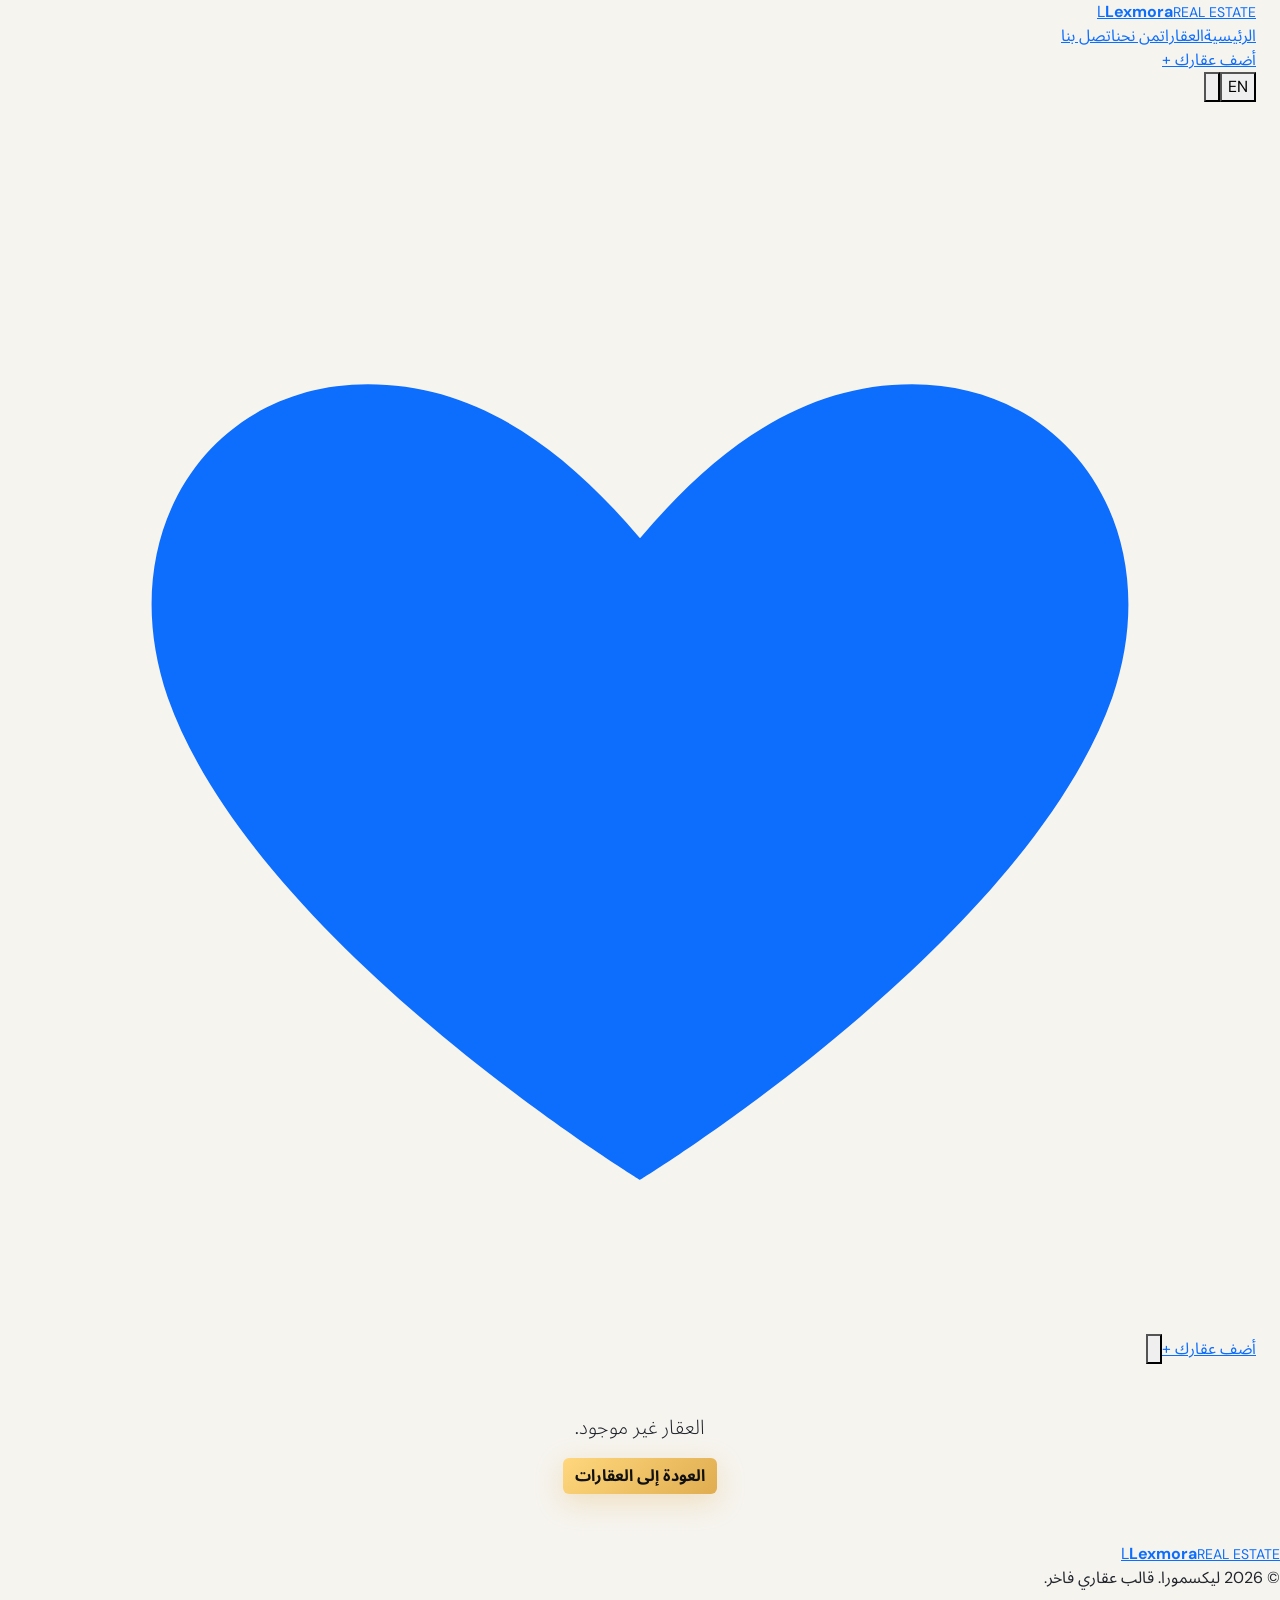
<file: property.html>
<!doctype html>
<html lang="ar" dir="rtl" data-theme="light" data-bs-theme="light">
<head>
  <meta charset="utf-8">
  <meta name="viewport" content="width=device-width, initial-scale=1.0">
  <title>تفاصيل العقار | Lexmora</title>
  <meta name="description" content="تعرف على تفاصيل العقار وصوره ومواصفاته.">
  <meta name="theme-color" content="#b88943">
  <meta property="og:title" content="تفاصيل العقار | Lexmora">
  <meta property="og:description" content="تعرف على تفاصيل العقار وصوره ومواصفاته.">
  <meta property="og:type" content="website">
  <meta property="og:image" content="assets/img/HMWE.jpg">
  <link rel="icon" href="data:image/svg+xml,%3Csvg xmlns='http://www.w3.org/2000/svg' viewBox='0 0 64 64'%3E%3Crect width='64' height='64' rx='12' fill='%2305070a'/%3E%3Ctext x='32' y='46' font-size='40' text-anchor='middle' fill='%23e0ad50' font-family='Georgia' font-style='italic'%3EL%3C/text%3E%3C/svg%3E">
  <script>
    /* apply saved language/theme before first paint (no flash) */
    (function () {
      try {
        var l = localStorage.getItem("lex_lang") === "en" ? "en" : "ar";
        var th = localStorage.getItem("lex_theme") === "dark" ? "dark" : "light";
        var h = document.documentElement;
        h.lang = l; h.dir = l === "ar" ? "rtl" : "ltr";
        h.setAttribute("data-theme", th); h.setAttribute("data-bs-theme", th);
      } catch (e) {}
    })();
  </script>
  <link rel="preconnect" href="https://fonts.googleapis.com">
  <link rel="preconnect" href="https://fonts.gstatic.com" crossorigin>
  <link rel="stylesheet" href="https://fonts.googleapis.com/css2?family=DM+Sans:wght@400;500;700&family=Noto+Sans+Arabic:wght@400;500;700&family=Playfair+Display:ital,wght@0,600;1,600&display=swap">
  <link rel="stylesheet" href="css/bootstrap.css">
  <link rel="stylesheet" href="css/about.css">
  <link rel="stylesheet" href="css/components.css">
  <link rel="stylesheet" href="css/theme.css">
</head>
<body data-page="property">
  <div id="app"></div>
  <noscript><p style="padding:2rem;text-align:center">Please enable JavaScript to view this site.</p></noscript>
  <script src="js/data.js"></script>
  <script src="js/app.js"></script>
</body>
</html>
</file>
<file: css/about.css>
/* About page — add to your existing stylesheet.
   Uses your existing .wrap, .eyebrow, .lead and h1 em styles. */

.about {
    display: grid;
    grid-template-columns: 1fr 1fr;
    gap: clamp(2rem, 6vw, 6rem);
    align-items: center;
}

.about-media img {
    display: block;
    width: 100%;
    aspect-ratio: 1 / 0.95;
    object-fit: cover;
    border-radius: 24px;
}

.stats {
    display: flex;
    flex-wrap: wrap;
    gap: 2.5rem;
    list-style: none;
    padding: 0;
    margin: 2.5rem 0 0;
}

.stats strong {
    display: block;
    font-size: 2rem;
    line-height: 1;
    color: #f6c96b; /* swap for your gold variable */
}

.stat-label {
    display: block;
    margin-top: 0.4rem;
    font-size: 0.65rem;
    font-weight: 700;
    letter-spacing: 0.06em;
    color: #8a8d94;
}

@media (max-width: 860px) {
    .about {
        grid-template-columns: 1fr;
    }
}
</file>
<file: css/components.css>
/* ==========================================
   LEXMORA - GLOBAL RESPONSIVE SYSTEM
   Mobile / Tablet / Laptop / Desktop
========================================== */

/* Global settings */
*,
*::before,
*::after {
    box-sizing: border-box;
}

html {
    width: 100%;
    overflow-x: hidden;
    scroll-behavior: smooth;
}

body {
    width: 100%;
    min-width: 320px;
    overflow-x: hidden;
}

img,
video,
canvas,
svg {
    max-width: 100%;
}

img {
    height: auto;
}

.container,
.container-fluid {
    width: 100%;
}

/* Responsive typography */
h1 {
    font-size: clamp(1.8rem, 4vw, 3.8rem);
}

h2 {
    font-size: clamp(1.5rem, 3vw, 2.8rem);
}

h3 {
    font-size: clamp(1.1rem, 2vw, 1.7rem);
}

p {
    overflow-wrap: break-word;
}

/* ==========================================
   LARGE DESKTOP - 1400px+
========================================== */

@media (min-width: 1400px) {

    .nb-in,
    .fp-head,
    .fp-grid,
    .ss-card,
    .ex-in {
        max-width: 1440px;
    }

    .fp-grid {
        grid-template-columns: repeat(4, minmax(0, 1fr));
    }
}

/* ==========================================
   DESKTOP - 1200px to 1399px
========================================== */

@media (min-width: 1200px) and (max-width: 1399.98px) {

    .fp-grid {
        grid-template-columns: repeat(4, minmax(0, 1fr));
    }

    .nb-in {
        padding-inline: 24px;
    }
}

/* ==========================================
   LAPTOP - 992px to 1199px
========================================== */

@media (min-width: 992px) and (max-width: 1199.98px) {

    .nb-in {
        padding-inline: 18px;
        gap: 16px;
    }

    .nb-links {
        gap: 18px;
    }

    .fp-grid {
        grid-template-columns: repeat(3, minmax(0, 1fr));
    }

    .ss-card {
        grid-template-columns: repeat(3, minmax(0, 1fr));
    }

    .ss-go {
        grid-column: 1 / -1;
        justify-content: center;
        border-inline-start: 0;
        border-top: 1px solid var(--ss-line);
    }

    .hr-copy {
        max-width: 600px;
    }
}

/* ==========================================
   TABLET - 768px to 991px
========================================== */

@media (min-width: 768px) and (max-width: 991.98px) {

    .nb-in {
        height: 72px;
        padding-inline: 18px;
    }

    .hr {
        min-height: 700px;
    }

    .hr-title {
        font-size: clamp(38px, 6vw, 58px);
    }

    .hr-card {
        bottom: 35px;
    }

    .fp {
        padding: 55px 28px 70px;
    }

    .fp-grid {
        grid-template-columns: repeat(2, minmax(0, 1fr));
        gap: 16px;
    }

    .fp-head {
        align-items: center;
    }

    .ss {
        padding-inline: 28px;
    }

    .ss-card {
        grid-template-columns: repeat(2, minmax(0, 1fr));
    }

    .ss-field {
        padding: 18px;
    }

    .ss-go {
        grid-column: 1 / -1;
        justify-content: center;
        border-inline-start: 0;
        border-top: 1px solid var(--ss-line);
    }

    .ss-stats {
        grid-template-columns: repeat(2, 1fr);
    }

    .ex-in {
        grid-template-columns: 1fr 1fr;
    }

    .property-card {
        padding: 20px;
    }

    .main-image-wrapper {
        height: 350px;
    }
}

/* ==========================================
   MOBILE LARGE - 576px to 767px
========================================== */

@media (min-width: 576px) and (max-width: 767.98px) {

    .nb-in {
        height: 68px;
        padding-inline: 16px;
    }

    .hr {
        min-height: 680px;
        padding-top: 35px;
    }

    .hr-title {
        font-size: 42px;
    }

    .hr-lead {
        font-size: 15px;
    }

    .hr-actions {
        margin: 24px 0;
        gap: 16px;
    }

    .hr-card {
        bottom: 20px;
    }

    .fp {
        padding: 45px 22px 55px;
    }

    .fp-head {
        flex-direction: column;
        align-items: flex-start;
        gap: 18px;
    }

    .fp-grid {
        grid-template-columns: repeat(2, minmax(0, 1fr));
        gap: 14px;
    }

    .fp-body {
        padding: 15px;
    }

    .fp-price {
        font-size: 19px;
    }

    .ss {
        padding-inline: 20px;
    }

    .ss-card {
        grid-template-columns: 1fr;
    }

    .ss-field {
        padding: 14px 18px;
    }

    .ss-go {
        border-inline-start: 0;
        border-top: 1px solid var(--ss-line);
    }

    .ss-btn {
        width: 100%;
    }

    .ss-stats {
        grid-template-columns: repeat(2, 1fr);
    }

    .property-card {
        padding: 18px;
    }

    .main-image-wrapper {
        height: 300px;
    }

    .ct-card {
        flex-direction: column;
        padding: 35px 24px;
        gap: 25px;
    }
}

/* ==========================================
   MOBILE SMALL - up to 575px
========================================== */

@media (max-width: 575.98px) {

    body {
        font-size: 14px;
    }

    .nb-in {
        height: 64px;
        padding-inline: 12px;
        gap: 8px;
    }

    .nb-mark {
        width: 34px;
        height: 34px;
        font-size: 22px;
    }

    .nb-name b {
        font-size: 19px;
    }

    .nb-actions {
        gap: 7px;
    }

    .nb-btn {
        width: 34px;
        height: 34px;
    }

    /* Hero */

    .hr {
        min-height: 650px;
        padding-top: 30px;
    }

    .hr-copy {
        width: 100%;
        padding-inline: 18px;
    }

    .hr-title {
        font-size: clamp(29px, 8vw, 40px);
        line-height: 1.3;
    }

    .hr-lead {
        font-size: 14px;
        line-height: 1.8;
    }

    .hr-actions {
        margin: 22px 0;
        gap: 12px;
    }

    .hr-cta {
        padding: 13px 20px;
        font-size: 14px;
    }

    .hr-tour {
        font-size: 14px;
    }

    .hr-card {
        inset-inline: 18px;
        bottom: 15px;
        min-width: 0;
        padding: 12px 15px;
    }

    /* Search */

    .ss {
        padding-inline: 15px;
        padding-bottom: 35px;
    }

    .ss-card {
        grid-template-columns: 1fr;
        border-radius: 15px;
    }

    .ss-field {
        padding: 13px 16px;
    }

    .ss-go {
        padding: 13px;
        border-inline-start: 0;
        border-top: 1px solid var(--ss-line);
    }

    .ss-btn {
        width: 100%;
        min-width: 0;
        padding: 13px;
    }

    .ss-stats {
        grid-template-columns: repeat(2, minmax(0, 1fr));
        margin-top: 25px;
    }

    .ss-stat {
        padding: 12px 6px;
    }

    .ss-stat b {
        font-size: 25px;
    }

    .ss-stat span {
        font-size: 11px;
    }

    /* Featured properties */

    .fp {
        padding: 40px 15px 50px;
    }

    .fp-head {
        flex-direction: column;
        align-items: flex-start;
        gap: 16px;
        margin-bottom: 24px;
    }

    .fp-title {
        font-size: 30px;
    }

    .fp-grid {
        grid-template-columns: minmax(0, 1fr);
        gap: 18px;
    }

    .fp-card {
        border-radius: 16px;
    }

    .fp-body {
        padding: 16px;
    }

    .fp-price {
        font-size: 20px;
    }

    /* Experience */

    .ex {
        padding: 30px 15px;
    }

    .ex-in {
        grid-template-columns: minmax(0, 1fr);
        gap: 15px;
    }

    .ex-copy {
        grid-column: 1;
        grid-row: 2;
        text-align: center;
    }

    .ex-art {
        grid-column: 1;
        grid-row: 1;
        height: 220px;
    }

    .ex-title {
        font-size: 27px;
        line-height: 1.5;
    }

    .ex-lead {
        font-size: 13px;
        line-height: 1.8;
    }

    .ex-cta {
        padding: 12px 22px;
    }

    .ex-360 {
        width: 68px;
        height: 68px;
        font-size: 23px;
    }

    /* Property details and listings */

    .property-page {
        padding-inline: 12px;
    }

    .property-card {
        padding: 14px;
        border-radius: 14px;
    }

    .main-image-wrapper {
        height: 240px;
        border-radius: 13px;
    }

    .property-price {
        font-size: 1.3rem;
    }

    .property-primary-btn,
    .property-action-btn {
        width: 100%;
        text-align: center;
    }

    /* CTA */

    .ct {
        padding: 35px 15px;
    }

    .ct-card {
        flex-direction: column;
        align-items: stretch;
        min-height: auto;
        padding: 28px 18px;
        border-radius: 20px;
        gap: 20px;
    }

    /* About and footer */

    .about-media {
        min-height: 220px;
    }

    .about-media .image {
        object-fit: cover;
    }

    .lex-footer-inner {
        flex-direction: column;
        text-align: center;
        gap: 18px;
        padding: 25px 15px;
    }

    .lex-socials {
        justify-content: center;
        flex-wrap: wrap;
        gap: 15px;
    }

    /* Forms and buttons */

    input,
    select,
    textarea {
        max-width: 100%;
    }

    .btn {
        max-width: 100%;
    }

    /* Prevent horizontal overflow */

    .row {
        --bs-gutter-x: 1rem;
    }

    table {
        display: block;
        width: 100%;
        overflow-x: auto;
        -webkit-overflow-scrolling: touch;
    }
}

/* ==========================================
   EXTRA SMALL DEVICES - up to 380px
========================================== */

@media (max-width: 380px) {

    .nb-in {
        padding-inline: 8px;
    }

    .nb-name b {
        font-size: 17px;
    }

    .nb-actions {
        gap: 5px;
    }

    .nb-btn {
        width: 31px;
        height: 31px;
    }

    .hr-title {
        font-size: 27px;
    }

    .fp-title {
        font-size: 25px;
    }

    .ss-stat b {
        font-size: 22px;
    }

    .main-image-wrapper {
        height: 200px;
    }
}

/* ==========================================
   TOUCH DEVICES
========================================== */

@media (hover: none) and (pointer: coarse) {

    .fp-card:hover,
    .ex-cta:hover,
    .hr-cta:hover,
    .nb-cta:hover {
        transform: none;
    }

    button,
    a,
    select {
        -webkit-tap-highlight-color: transparent;
    }

    button,
    .nb-btn {
        min-height: 40px;
    }
}

/* ==========================================
   REDUCED MOTION
========================================== */

@media (prefers-reduced-motion: reduce) {

    *,
    *::before,
    *::after {
        scroll-behavior: auto !important;
        animation-duration: .01ms !important;
        animation-iteration-count: 1 !important;
        transition-duration: .01ms !important;
    }
}
</file>
<file: css/theme.css>
/* =========================================
   LEXMORA - BASE THEME
========================================= */

:root {
    color-scheme: light;

    --site-bg: #f6f4ef;
    --site-panel: #fff;
    --site-text: #20242b;
    --site-muted: #626b78;
    --site-line: #e5e1d8;

    --bs-body-bg: var(--site-bg);
    --bs-body-color: var(--site-text);

    --gold: #e0ad50;
    --gold-2: #ffd77d;
}

html[data-theme="dark"] {
    color-scheme: dark;

    --site-bg: #0d1118;
    --site-panel: #151c27;
    --site-text: #f0f2f5;
    --site-muted: #a8b0bc;
    --site-line: #2b3543;

    --bs-body-bg: var(--site-bg);
    --bs-body-color: var(--site-text);
}

/* =========================================
   GLOBAL
========================================= */

html,
body {
    min-height: 100%;
    overflow-x: clip;
}

body {
    margin: 0;
    background: var(--site-bg);
    color: var(--site-text);

    font-family: "DM Sans", "Noto Sans Arabic",
        "Segoe UI", Tahoma, Arial, sans-serif;

    transition: background-color .2s ease, color .2s ease;
}

a {
    transition: color .18s ease;
}

.form-control,
.form-select {
    background-color: var(--site-panel);
    color: var(--site-text);
    border-color: var(--site-line);
}

.form-control:focus,
.form-select:focus {
    background-color: var(--site-panel);
    color: var(--site-text);
    border-color: var(--gold);
    box-shadow: 0 0 0 .2rem rgba(224,173,80,.25);
}

.form-control::placeholder {
    color: var(--site-muted);
}

.text-muted {
    color: var(--site-muted) !important;
}

.text-dark {
    color: var(--site-text) !important;
}

.bg-white {
    background-color: var(--site-panel) !important;
}

.card {
    color: var(--site-text);
    background-color: var(--site-panel);
    border-color: var(--site-line);
}

.border,
.border-bottom,
.border-top {
    border-color: var(--site-line) !important;
}

[x-cloak] {
    display: none !important;
}

/* =========================================
   BUTTONS
========================================= */

.btn-gold {
    background: linear-gradient(135deg, #ffd77d, #e0ad50);
    color: #111;
    font-weight: 700;
    border: 0;
    box-shadow: 0 8px 28px rgba(224,173,80,.3);
    transition: transform .2s, box-shadow .2s;
}

.btn-gold:hover {
    color: #111;
    transform: translateY(-1px);
    box-shadow: 0 12px 34px rgba(224,173,80,.42);
}

/* =========================================
   PROPERTY LISTING
========================================= */

.prop-filters {
    display: grid;
    grid-template-columns: repeat(3, 1fr) auto;
    gap: 12px;
    align-items: end;
    margin-bottom: 28px;
}

.prop-card {
    transition: transform .25s, border-color .25s;
}

.prop-card:hover {
    transform: translateY(-5px);
    border-color: rgba(224,173,80,.6);
}

.prop-fav {
    width: 36px;
    height: 36px;
    padding: 0;
    display: grid;
    place-items: center;
}

.prop-fav.is-on {
    color: #dc3545 !important;
}

.page-head {
    padding: 56px 0 8px;
    text-align: center;
}

.page-head .eyebrow {
    color: var(--gold);
    font-weight: 700;
    letter-spacing: 3px;
    font-size: 12px;
    text-transform: uppercase;
}

[dir="rtl"] .page-head .eyebrow {
    letter-spacing: 0;
    font-size: 14px;
}

.page-head h1 {
    font-weight: 800;
}

/* =========================================
   PROPERTY DETAIL
========================================= */

.property-page {
    --bs-primary: #b8862c;
    --bs-primary-bg-subtle: rgba(224,173,80,.16);
    --bs-primary-text-emphasis: #b8862c;

    --property-card: var(--site-panel);
    --property-border: var(--site-line);
    --property-muted: var(--site-muted);
}

html[data-theme="dark"] .property-page {
    --bs-primary: #e0ad50;
    --bs-primary-text-emphasis: #ffd77d;
}

.property-page .property-card {
    background: var(--site-panel);
}

.property-page svg.ic {
    width: 1.2em;
    height: 1.2em;
    vertical-align: -.2em;
}

.property-feature svg.ic {
    width: 1.6rem;
    height: 1.6rem;
    color: var(--bs-primary);
}

.sidebar-info svg.ic {
    color: var(--bs-primary);
    margin-inline-end: 6px;
}

.gallery-thumb {
    cursor: pointer;
}

.crumbs {
    font-size: 14px;
}

.crumbs a {
    color: inherit;
    text-decoration: none;
}

.crumbs a:hover {
    color: var(--gold);
}

.toast-lex {
    position: fixed;
    inset-inline: 0;
    bottom: 24px;
    margin: auto;
    width: max-content;
    max-width: 90%;
    background: #111;
    color: #fff;
    padding: 12px 22px;
    border-radius: 999px;
    z-index: 99;
    font-size: 14px;
}

/* =========================================
   SCROLL & ANIMATIONS
========================================= */

.scroll-progress {
    position: fixed;
    top: 0;
    inset-inline-start: 0;
    height: 3px;
    width: 0;
    z-index: 100;
    background: linear-gradient(90deg, #ffd77d, #e0ad50);
}

.reveal {
    opacity: 0;
    transform: translateY(22px);
    transition: opacity .7s ease, transform .7s ease;
}

.reveal.is-visible {
    opacity: 1;
    transform: none;
}

@media (prefers-reduced-motion: reduce) {
    .reveal {
        opacity: 1;
        transform: none;
        transition: none;
    }
}

/* =========================================
   FAVORITES
========================================= */

.btn-outline-warning:has(input:checked) {
    background: #ffc107;
    color: #000;
}

/* =========================================
   ABOUT PAGE
========================================= */

.about .eyebrow {
    color: var(--gold);
    font-weight: 700;
    letter-spacing: 3px;
    font-size: 12px;
    text-transform: uppercase;
}

[dir="rtl"] .about .eyebrow {
    letter-spacing: 0;
    font-size: 14px;
}

.about h1 {
    font-weight: 800;
    font-size: clamp(36px, 5vw, 60px);
    line-height: 1.1;
}

.about h1 em {
    font-style: normal;
    color: var(--gold);
    font-family: "Playfair Display", "Noto Sans Arabic", serif;
}

.about .lead {
    color: var(--site-muted);
    line-height: 1.8;
}

.enquiry-muted {
    color: var(--site-muted);
    max-width: 560px;
}

/* =========================================
   HERO SECTION
========================================= */

html[data-theme="light"] .hr-fade {
    background: linear-gradient(
        to right,
        var(--hr-bg) 0%,
        rgba(246,244,239,.92) 35%,
        transparent 75%
    );
}

html[data-theme="light"][dir="rtl"] .hr-fade {
    background: #fff;
}

.ct-title {
    text-shadow: 0 2px 18px rgba(0,0,0,.8);
}

/* =========================================
   TABLET - 768px TO 991px
========================================= */

@media (min-width: 768px) and (max-width: 991.98px) {

    .container {
        max-width: 100%;
        padding-inline: 24px;
    }

    .prop-filters {
        grid-template-columns: repeat(2, 1fr);
        gap: 14px;
    }

    .page-head {
        padding-top: 42px;
    }

    .page-head h1 {
        font-size: 36px;
    }

    .about h1 {
        font-size: 44px;
    }

    .property-feature svg.ic {
        width: 1.4rem;
        height: 1.4rem;
    }

    .toast-lex {
        bottom: 20px;
    }
}

/* =========================================
   MOBILE - MAX 767px
========================================= */

@media (max-width: 767.98px) {

    html,
    body {
        background-color: var(--site-bg);
        color: var(--site-text);
        color-scheme: inherit;
        -webkit-tap-highlight-color: rgba(224,173,80,.15);
    }

    .container {
        max-width: 100%;
        padding-inline: 16px;
    }

    /* Typography */

    h1 {
        font-size: clamp(25px, 7vw, 34px);
    }

    h2 {
        font-size: 25px;
    }

    h3 {
        font-size: 21px;
    }

    p {
        line-height: 1.8;
    }

    /* Property filters */

    .prop-filters {
        grid-template-columns: 1fr;
        gap: 12px;
        margin-bottom: 20px;
    }

    .prop-filters button,
    .prop-filters .btn {
        width: 100%;
    }

    /* Property cards */

    .prop-card {
        margin-bottom: 16px;
    }

    .prop-card:hover {
        transform: none;
    }

    /* Page heading */

    .page-head {
        padding: 35px 0 12px;
    }

    .page-head h1 {
        font-size: 29px;
    }

    .page-head .eyebrow {
        font-size: 11px;
    }

    /* About */

    .about h1 {
        font-size: clamp(30px, 8vw, 40px);
    }

    .about .lead {
        font-size: 15px;
    }

    /* Property details */

    .crumbs {
        font-size: 12px;
    }

    .property-feature svg.ic {
        width: 1.3rem;
        height: 1.3rem;
    }

    /* Forms */

    .form-control,
    .form-select {
        min-height: 44px;
        font-size: 16px;
    }

    input,
    textarea,
    select,
    button {
        color-scheme: inherit;
    }

    /* Images */

    img {
        max-width: 100%;
        height: auto;
    }

    /* Buttons */

    .btn {
        padding: 10px 16px;
    }

    .btn-gold:hover {
        transform: none;
    }

    /* Toast */

    .toast-lex {
        bottom: 15px;
        max-width: 92%;
        padding: 10px 18px;
        font-size: 13px;
    }

    /* Animations */

    .reveal {
        transform: translateY(12px);
    }
}

/* =========================================
   SMALL MOBILE - MAX 575px
========================================= */

@media (max-width: 575.98px) {

    .container {
        padding-inline: 12px;
    }

    .page-head {
        padding-top: 28px;
    }

    .page-head h1 {
        font-size: 25px;
    }

    .about h1 {
        font-size: 30px;
    }

    .prop-fav {
        width: 34px;
        height: 34px;
    }

    .card {
        border-radius: 12px;
    }

    .property-feature {
        font-size: 13px;
    }

    .toast-lex {
        bottom: 12px;
    }
}

/* =========================================
   LARGE DESKTOP - 1200px+
========================================= */

@media (min-width: 1200px) {

    .container {
        max-width: 1180px;
    }
}

/* =========================================
   EXTRA LARGE DESKTOP - 1400px+
========================================= */

@media (min-width: 1400px) {

    .container {
        max-width: 1320px;
    }
}

/* =========================================
   ACCESSIBILITY
========================================= */

@media (prefers-reduced-motion: reduce) {

    *,
    *::before,
    *::after {
        scroll-behavior: auto !important;
        animation-duration: .01ms !important;
        transition-duration: .01ms !important;
    }
}
</file>
